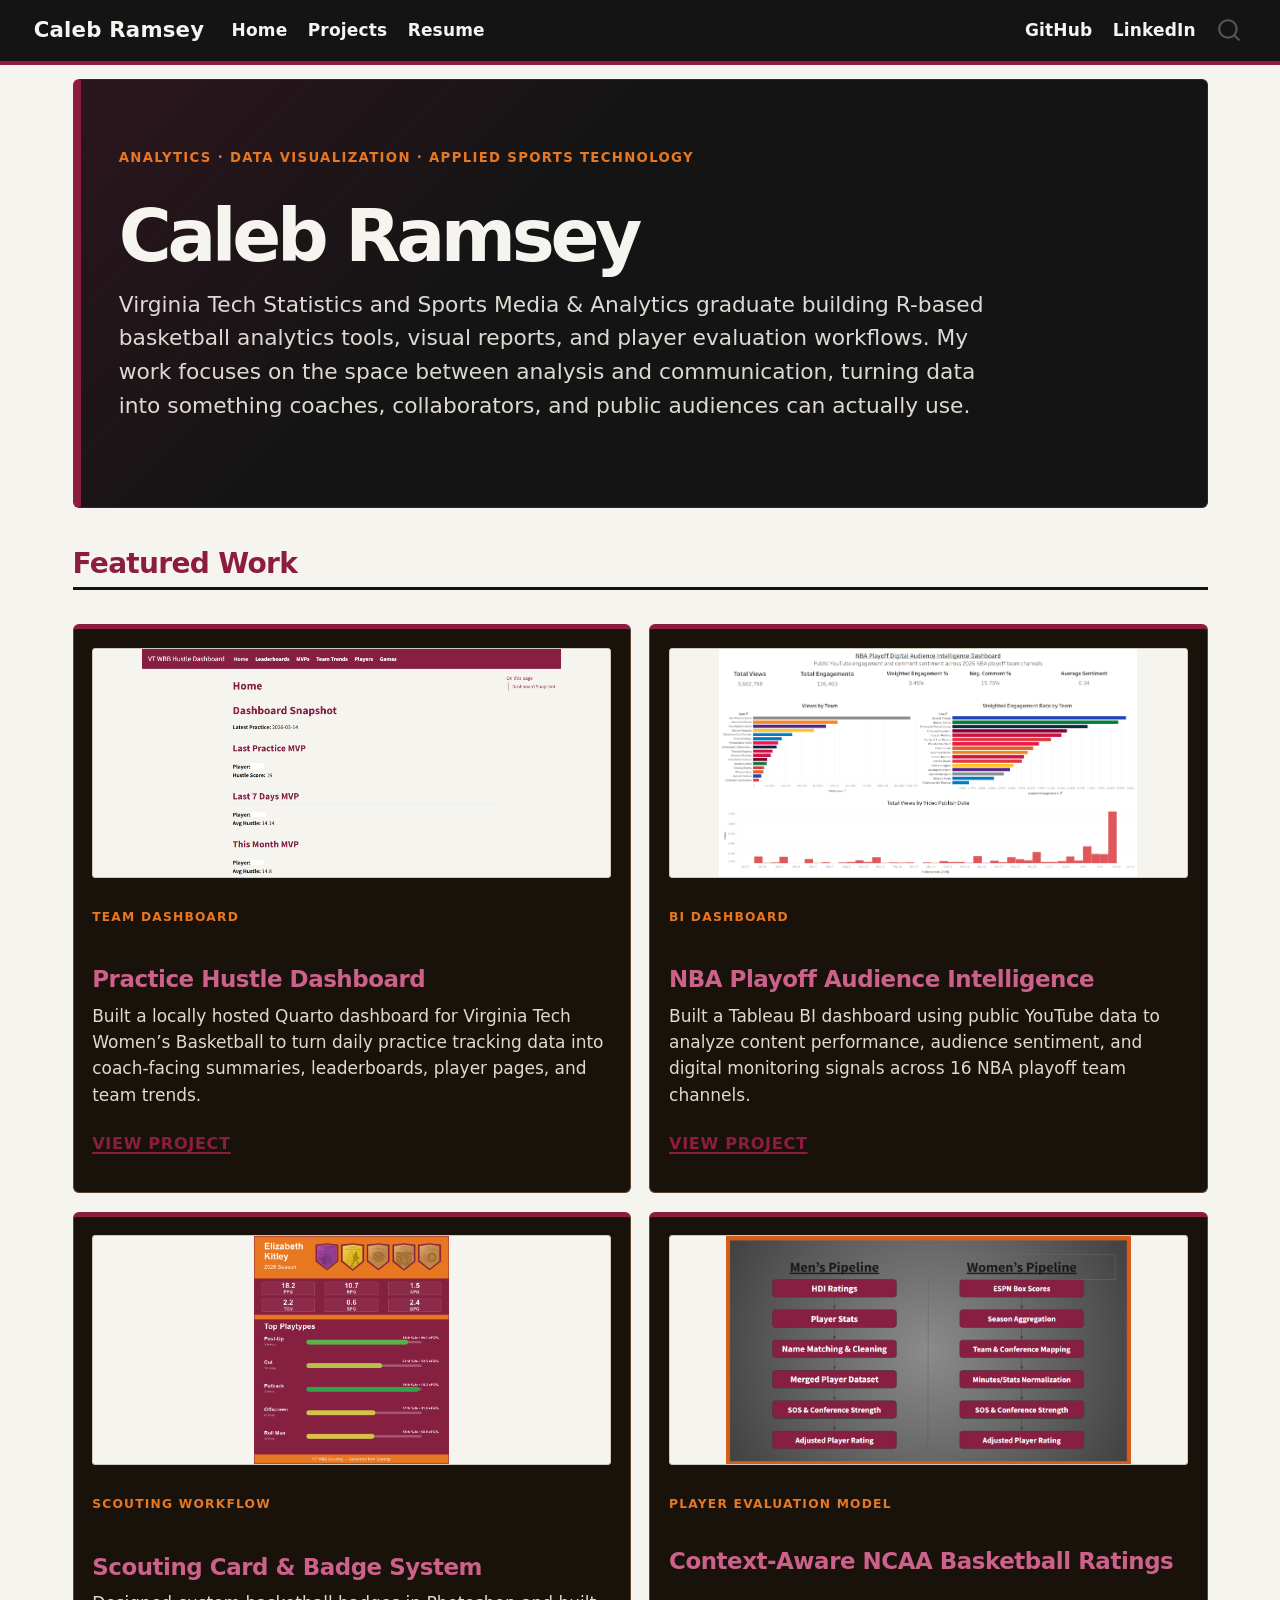
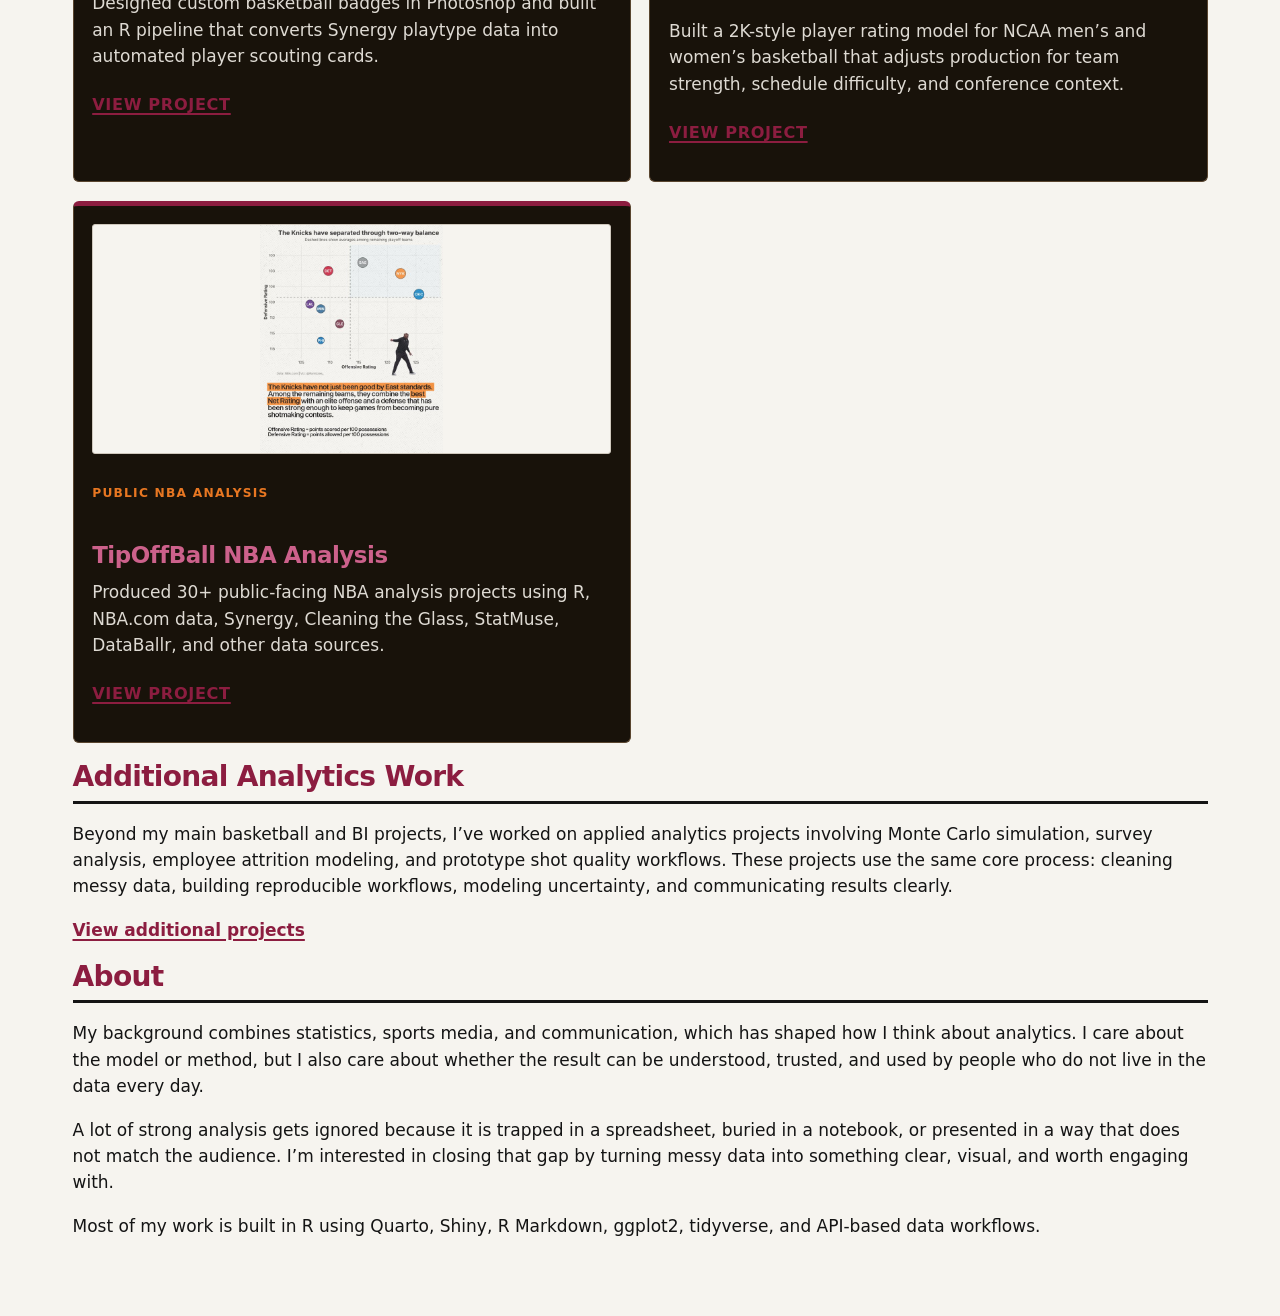
<file: docs/index.html>
<!DOCTYPE html>
<html xmlns="http://www.w3.org/1999/xhtml" lang="en" xml:lang="en"><head>

<meta charset="utf-8">
<meta name="generator" content="quarto-1.8.24">

<meta name="viewport" content="width=device-width, initial-scale=1.0, user-scalable=yes">


<title>Caleb Ramsey</title>
<style>
code{white-space: pre-wrap;}
span.smallcaps{font-variant: small-caps;}
div.columns{display: flex; gap: min(4vw, 1.5em);}
div.column{flex: auto; overflow-x: auto;}
div.hanging-indent{margin-left: 1.5em; text-indent: -1.5em;}
ul.task-list{list-style: none;}
ul.task-list li input[type="checkbox"] {
  width: 0.8em;
  margin: 0 0.8em 0.2em -1em; /* quarto-specific, see https://github.com/quarto-dev/quarto-cli/issues/4556 */ 
  vertical-align: middle;
}
</style>


<script src="site_libs/quarto-nav/quarto-nav.js"></script>
<script src="site_libs/quarto-nav/headroom.min.js"></script>
<script src="site_libs/clipboard/clipboard.min.js"></script>
<script src="site_libs/quarto-search/autocomplete.umd.js"></script>
<script src="site_libs/quarto-search/fuse.min.js"></script>
<script src="site_libs/quarto-search/quarto-search.js"></script>
<meta name="quarto:offset" content="./">
<script src="site_libs/quarto-html/quarto.js" type="module"></script>
<script src="site_libs/quarto-html/tabsets/tabsets.js" type="module"></script>
<script src="site_libs/quarto-html/axe/axe-check.js" type="module"></script>
<script src="site_libs/quarto-html/popper.min.js"></script>
<script src="site_libs/quarto-html/tippy.umd.min.js"></script>
<script src="site_libs/quarto-html/anchor.min.js"></script>
<link href="site_libs/quarto-html/tippy.css" rel="stylesheet">
<link href="site_libs/quarto-html/quarto-syntax-highlighting-dc55a5b9e770e841cd82e46aadbfb9b0.css" rel="stylesheet" id="quarto-text-highlighting-styles">
<script src="site_libs/bootstrap/bootstrap.min.js"></script>
<link href="site_libs/bootstrap/bootstrap-icons.css" rel="stylesheet">
<link href="site_libs/bootstrap/bootstrap-e31584831b205ffbb2d98406f31c2a5b.min.css" rel="stylesheet" append-hash="true" id="quarto-bootstrap" data-mode="light">
<script id="quarto-search-options" type="application/json">{
  "location": "navbar",
  "copy-button": false,
  "collapse-after": 3,
  "panel-placement": "end",
  "type": "overlay",
  "limit": 50,
  "keyboard-shortcut": [
    "f",
    "/",
    "s"
  ],
  "show-item-context": false,
  "language": {
    "search-no-results-text": "No results",
    "search-matching-documents-text": "matching documents",
    "search-copy-link-title": "Copy link to search",
    "search-hide-matches-text": "Hide additional matches",
    "search-more-match-text": "more match in this document",
    "search-more-matches-text": "more matches in this document",
    "search-clear-button-title": "Clear",
    "search-text-placeholder": "",
    "search-detached-cancel-button-title": "Cancel",
    "search-submit-button-title": "Submit",
    "search-label": "Search"
  }
}</script>


<link rel="stylesheet" href="styles.css">
</head>

<body class="nav-fixed quarto-light">

<div id="quarto-search-results"></div>
  <header id="quarto-header" class="headroom fixed-top">
    <nav class="navbar navbar-expand-lg " data-bs-theme="dark">
      <div class="navbar-container container-fluid">
      <div class="navbar-brand-container mx-auto">
    <a href="./index.html" class="navbar-brand navbar-brand-logo">
    </a>
    <a class="navbar-brand" href="./index.html">
    <span class="navbar-title">Caleb Ramsey</span>
    </a>
  </div>
            <div id="quarto-search" class="" title="Search"></div>
          <button class="navbar-toggler" type="button" data-bs-toggle="collapse" data-bs-target="#navbarCollapse" aria-controls="navbarCollapse" role="menu" aria-expanded="false" aria-label="Toggle navigation" onclick="if (window.quartoToggleHeadroom) { window.quartoToggleHeadroom(); }">
  <span class="navbar-toggler-icon"></span>
</button>
          <div class="collapse navbar-collapse" id="navbarCollapse">
            <ul class="navbar-nav navbar-nav-scroll me-auto">
  <li class="nav-item">
    <a class="nav-link active" href="./index.html" aria-current="page"> 
<span class="menu-text">Home</span></a>
  </li>  
  <li class="nav-item">
    <a class="nav-link" href="./projects.html"> 
<span class="menu-text">Projects</span></a>
  </li>  
  <li class="nav-item">
    <a class="nav-link" href="./resume.html"> 
<span class="menu-text">Resume</span></a>
  </li>  
</ul>
            <ul class="navbar-nav navbar-nav-scroll ms-auto">
  <li class="nav-item">
    <a class="nav-link" href="https://github.com/CalebRProjects"> 
<span class="menu-text">GitHub</span></a>
  </li>  
  <li class="nav-item">
    <a class="nav-link" href="https://www.linkedin.com/in/caleb-ramsey-analytics"> 
<span class="menu-text">LinkedIn</span></a>
  </li>  
</ul>
          </div> <!-- /navcollapse -->
            <div class="quarto-navbar-tools">
</div>
      </div> <!-- /container-fluid -->
    </nav>
</header>
<!-- content -->
<div id="quarto-content" class="quarto-container page-columns page-rows-contents page-layout-full page-navbar">
<!-- sidebar -->
<!-- margin-sidebar -->
    
<!-- main -->
<main class="content column-page" id="quarto-document-content">

<header id="title-block-header" class="quarto-title-block default">
<div class="quarto-title">
<h1 class="title">Caleb Ramsey</h1>
</div>



<div class="quarto-title-meta column-page">

    
  
    
  </div>
  


</header>


<div class="hero">
<div class="tagline">
Analytics · data visualization · applied sports technology
</div>
<section id="caleb-ramsey" class="level1">
<h1>Caleb Ramsey</h1>
<div class="subtitle">
<p>Virginia Tech Statistics and Sports Media &amp; Analytics graduate building R-based basketball analytics tools, visual reports, and player evaluation workflows. My work focuses on the space between analysis and communication, turning data into something coaches, collaborators, and public audiences can actually use.</p>
</div>
</section>
</div>
<section id="featured-work" class="level2">
<h2 class="anchored" data-anchor-id="featured-work">Featured Work</h2>
<div class="project-grid">
<div class="project-card">
<p><img src="assets/images/practice-dashboard-example.png" class="img-fluid"></p>
<div class="project-label">
Team dashboard
</div>
<section id="practice-hustle-dashboard" class="level3">
<h3 class="anchored" data-anchor-id="practice-hustle-dashboard">Practice Hustle Dashboard</h3>
<p>Built a locally hosted Quarto dashboard for Virginia Tech Women’s Basketball to turn daily practice tracking data into coach-facing summaries, leaderboards, player pages, and team trends.</p>
<p><a href="./projects.html#practice-hustle-dashboard">View project</a></p>
</section>
</div>
<div class="project-card">
<p><img src="assets/images/nba-playoff-dashboard-example.png" class="img-fluid"></p>
<div class="project-label">
BI dashboard
</div>
<section id="nba-playoff-audience-intelligence" class="level3">
<h3 class="anchored" data-anchor-id="nba-playoff-audience-intelligence">NBA Playoff Audience Intelligence</h3>
<p>Built a Tableau BI dashboard using public YouTube data to analyze content performance, audience sentiment, and digital monitoring signals across 16 NBA playoff team channels.</p>
<p><a href="./projects.html#nba-playoff-digital-audience-intelligence-dashboard">View project</a></p>
</section>
</div>
<div class="project-card">
<p><img src="assets/images/liz-kitley-scout-card-example.png" class="img-fluid"></p>
<div class="project-label">
Scouting workflow
</div>
<section id="scouting-card-badge-system" class="level3">
<h3 class="anchored" data-anchor-id="scouting-card-badge-system">Scouting Card &amp; Badge System</h3>
<p>Designed custom basketball badges in Photoshop and built an R pipeline that converts Synergy playtype data into automated player scouting cards.</p>
<p><a href="./projects.html#scouting-card--badge-system">View project</a></p>
</section>
</div>
<div class="project-card">
<p><img src="assets/images/pipeline-diagram.png" class="img-fluid"></p>
<div class="project-label">
Player evaluation model
</div>
<section id="context-aware-ncaa-basketball-ratings" class="level3">
<h3 class="anchored" data-anchor-id="context-aware-ncaa-basketball-ratings">Context-Aware NCAA Basketball Ratings</h3>
<p>Built a 2K-style player rating model for NCAA men’s and women’s basketball that adjusts production for team strength, schedule difficulty, and conference context.</p>
<p><a href="./projects.html#context-aware-ncaa-basketball-player-ratings">View project</a></p>
</section>
</div>
<div class="project-card">
<p><img src="assets/images/tipoff-knicks-chart-example.jpg" class="img-fluid"></p>
<div class="project-label">
Public NBA analysis
</div>
<section id="tipoffball-nba-analysis" class="level3">
<h3 class="anchored" data-anchor-id="tipoffball-nba-analysis">TipOffBall NBA Analysis</h3>
<p>Produced 30+ public-facing NBA analysis projects using R, NBA.com data, Synergy, Cleaning the Glass, StatMuse, DataBallr, and other data sources.</p>
<p><a href="./projects.html#tipoffball-nba-analysis">View project</a></p>
</section>
</div>
</div>
</section>
<section id="additional-analytics-work" class="level2">
<h2 class="anchored" data-anchor-id="additional-analytics-work">Additional Analytics Work</h2>
<p>Beyond my main basketball and BI projects, I’ve worked on applied analytics projects involving Monte Carlo simulation, survey analysis, employee attrition modeling, and prototype shot quality workflows. These projects use the same core process: cleaning messy data, building reproducible workflows, modeling uncertainty, and communicating results clearly.</p>
<p><a href="./projects.html#additional-analytics-projects">View additional projects</a></p>
</section>
<section id="about" class="level2">
<h2 class="anchored" data-anchor-id="about">About</h2>
<p>My background combines statistics, sports media, and communication, which has shaped how I think about analytics. I care about the model or method, but I also care about whether the result can be understood, trusted, and used by people who do not live in the data every day.</p>
<p>A lot of strong analysis gets ignored because it is trapped in a spreadsheet, buried in a notebook, or presented in a way that does not match the audience. I’m interested in closing that gap by turning messy data into something clear, visual, and worth engaging with.</p>
<p>Most of my work is built in R using Quarto, Shiny, R Markdown, ggplot2, tidyverse, and API-based data workflows.</p>


</section>

</main> <!-- /main -->
<script id="quarto-html-after-body" type="application/javascript">
  window.document.addEventListener("DOMContentLoaded", function (event) {
    const icon = "";
    const anchorJS = new window.AnchorJS();
    anchorJS.options = {
      placement: 'right',
      icon: icon
    };
    anchorJS.add('.anchored');
    const isCodeAnnotation = (el) => {
      for (const clz of el.classList) {
        if (clz.startsWith('code-annotation-')) {                     
          return true;
        }
      }
      return false;
    }
    const onCopySuccess = function(e) {
      // button target
      const button = e.trigger;
      // don't keep focus
      button.blur();
      // flash "checked"
      button.classList.add('code-copy-button-checked');
      var currentTitle = button.getAttribute("title");
      button.setAttribute("title", "Copied!");
      let tooltip;
      if (window.bootstrap) {
        button.setAttribute("data-bs-toggle", "tooltip");
        button.setAttribute("data-bs-placement", "left");
        button.setAttribute("data-bs-title", "Copied!");
        tooltip = new bootstrap.Tooltip(button, 
          { trigger: "manual", 
            customClass: "code-copy-button-tooltip",
            offset: [0, -8]});
        tooltip.show();    
      }
      setTimeout(function() {
        if (tooltip) {
          tooltip.hide();
          button.removeAttribute("data-bs-title");
          button.removeAttribute("data-bs-toggle");
          button.removeAttribute("data-bs-placement");
        }
        button.setAttribute("title", currentTitle);
        button.classList.remove('code-copy-button-checked');
      }, 1000);
      // clear code selection
      e.clearSelection();
    }
    const getTextToCopy = function(trigger) {
      const outerScaffold = trigger.parentElement.cloneNode(true);
      const codeEl = outerScaffold.querySelector('code');
      for (const childEl of codeEl.children) {
        if (isCodeAnnotation(childEl)) {
          childEl.remove();
        }
      }
      return codeEl.innerText;
    }
    const clipboard = new window.ClipboardJS('.code-copy-button:not([data-in-quarto-modal])', {
      text: getTextToCopy
    });
    clipboard.on('success', onCopySuccess);
    if (window.document.getElementById('quarto-embedded-source-code-modal')) {
      const clipboardModal = new window.ClipboardJS('.code-copy-button[data-in-quarto-modal]', {
        text: getTextToCopy,
        container: window.document.getElementById('quarto-embedded-source-code-modal')
      });
      clipboardModal.on('success', onCopySuccess);
    }
      var localhostRegex = new RegExp(/^(?:http|https):\/\/localhost\:?[0-9]*\//);
      var mailtoRegex = new RegExp(/^mailto:/);
        var filterRegex = new RegExp('/' + window.location.host + '/');
      var isInternal = (href) => {
          return filterRegex.test(href) || localhostRegex.test(href) || mailtoRegex.test(href);
      }
      // Inspect non-navigation links and adorn them if external
     var links = window.document.querySelectorAll('a[href]:not(.nav-link):not(.navbar-brand):not(.toc-action):not(.sidebar-link):not(.sidebar-item-toggle):not(.pagination-link):not(.no-external):not([aria-hidden]):not(.dropdown-item):not(.quarto-navigation-tool):not(.about-link)');
      for (var i=0; i<links.length; i++) {
        const link = links[i];
        if (!isInternal(link.href)) {
          // undo the damage that might have been done by quarto-nav.js in the case of
          // links that we want to consider external
          if (link.dataset.originalHref !== undefined) {
            link.href = link.dataset.originalHref;
          }
        }
      }
    function tippyHover(el, contentFn, onTriggerFn, onUntriggerFn) {
      const config = {
        allowHTML: true,
        maxWidth: 500,
        delay: 100,
        arrow: false,
        appendTo: function(el) {
            return el.parentElement;
        },
        interactive: true,
        interactiveBorder: 10,
        theme: 'quarto',
        placement: 'bottom-start',
      };
      if (contentFn) {
        config.content = contentFn;
      }
      if (onTriggerFn) {
        config.onTrigger = onTriggerFn;
      }
      if (onUntriggerFn) {
        config.onUntrigger = onUntriggerFn;
      }
      window.tippy(el, config); 
    }
    const noterefs = window.document.querySelectorAll('a[role="doc-noteref"]');
    for (var i=0; i<noterefs.length; i++) {
      const ref = noterefs[i];
      tippyHover(ref, function() {
        // use id or data attribute instead here
        let href = ref.getAttribute('data-footnote-href') || ref.getAttribute('href');
        try { href = new URL(href).hash; } catch {}
        const id = href.replace(/^#\/?/, "");
        const note = window.document.getElementById(id);
        if (note) {
          return note.innerHTML;
        } else {
          return "";
        }
      });
    }
    const xrefs = window.document.querySelectorAll('a.quarto-xref');
    const processXRef = (id, note) => {
      // Strip column container classes
      const stripColumnClz = (el) => {
        el.classList.remove("page-full", "page-columns");
        if (el.children) {
          for (const child of el.children) {
            stripColumnClz(child);
          }
        }
      }
      stripColumnClz(note)
      if (id === null || id.startsWith('sec-')) {
        // Special case sections, only their first couple elements
        const container = document.createElement("div");
        if (note.children && note.children.length > 2) {
          container.appendChild(note.children[0].cloneNode(true));
          for (let i = 1; i < note.children.length; i++) {
            const child = note.children[i];
            if (child.tagName === "P" && child.innerText === "") {
              continue;
            } else {
              container.appendChild(child.cloneNode(true));
              break;
            }
          }
          if (window.Quarto?.typesetMath) {
            window.Quarto.typesetMath(container);
          }
          return container.innerHTML
        } else {
          if (window.Quarto?.typesetMath) {
            window.Quarto.typesetMath(note);
          }
          return note.innerHTML;
        }
      } else {
        // Remove any anchor links if they are present
        const anchorLink = note.querySelector('a.anchorjs-link');
        if (anchorLink) {
          anchorLink.remove();
        }
        if (window.Quarto?.typesetMath) {
          window.Quarto.typesetMath(note);
        }
        if (note.classList.contains("callout")) {
          return note.outerHTML;
        } else {
          return note.innerHTML;
        }
      }
    }
    for (var i=0; i<xrefs.length; i++) {
      const xref = xrefs[i];
      tippyHover(xref, undefined, function(instance) {
        instance.disable();
        let url = xref.getAttribute('href');
        let hash = undefined; 
        if (url.startsWith('#')) {
          hash = url;
        } else {
          try { hash = new URL(url).hash; } catch {}
        }
        if (hash) {
          const id = hash.replace(/^#\/?/, "");
          const note = window.document.getElementById(id);
          if (note !== null) {
            try {
              const html = processXRef(id, note.cloneNode(true));
              instance.setContent(html);
            } finally {
              instance.enable();
              instance.show();
            }
          } else {
            // See if we can fetch this
            fetch(url.split('#')[0])
            .then(res => res.text())
            .then(html => {
              const parser = new DOMParser();
              const htmlDoc = parser.parseFromString(html, "text/html");
              const note = htmlDoc.getElementById(id);
              if (note !== null) {
                const html = processXRef(id, note);
                instance.setContent(html);
              } 
            }).finally(() => {
              instance.enable();
              instance.show();
            });
          }
        } else {
          // See if we can fetch a full url (with no hash to target)
          // This is a special case and we should probably do some content thinning / targeting
          fetch(url)
          .then(res => res.text())
          .then(html => {
            const parser = new DOMParser();
            const htmlDoc = parser.parseFromString(html, "text/html");
            const note = htmlDoc.querySelector('main.content');
            if (note !== null) {
              // This should only happen for chapter cross references
              // (since there is no id in the URL)
              // remove the first header
              if (note.children.length > 0 && note.children[0].tagName === "HEADER") {
                note.children[0].remove();
              }
              const html = processXRef(null, note);
              instance.setContent(html);
            } 
          }).finally(() => {
            instance.enable();
            instance.show();
          });
        }
      }, function(instance) {
      });
    }
        let selectedAnnoteEl;
        const selectorForAnnotation = ( cell, annotation) => {
          let cellAttr = 'data-code-cell="' + cell + '"';
          let lineAttr = 'data-code-annotation="' +  annotation + '"';
          const selector = 'span[' + cellAttr + '][' + lineAttr + ']';
          return selector;
        }
        const selectCodeLines = (annoteEl) => {
          const doc = window.document;
          const targetCell = annoteEl.getAttribute("data-target-cell");
          const targetAnnotation = annoteEl.getAttribute("data-target-annotation");
          const annoteSpan = window.document.querySelector(selectorForAnnotation(targetCell, targetAnnotation));
          const lines = annoteSpan.getAttribute("data-code-lines").split(",");
          const lineIds = lines.map((line) => {
            return targetCell + "-" + line;
          })
          let top = null;
          let height = null;
          let parent = null;
          if (lineIds.length > 0) {
              //compute the position of the single el (top and bottom and make a div)
              const el = window.document.getElementById(lineIds[0]);
              top = el.offsetTop;
              height = el.offsetHeight;
              parent = el.parentElement.parentElement;
            if (lineIds.length > 1) {
              const lastEl = window.document.getElementById(lineIds[lineIds.length - 1]);
              const bottom = lastEl.offsetTop + lastEl.offsetHeight;
              height = bottom - top;
            }
            if (top !== null && height !== null && parent !== null) {
              // cook up a div (if necessary) and position it 
              let div = window.document.getElementById("code-annotation-line-highlight");
              if (div === null) {
                div = window.document.createElement("div");
                div.setAttribute("id", "code-annotation-line-highlight");
                div.style.position = 'absolute';
                parent.appendChild(div);
              }
              div.style.top = top - 2 + "px";
              div.style.height = height + 4 + "px";
              div.style.left = 0;
              let gutterDiv = window.document.getElementById("code-annotation-line-highlight-gutter");
              if (gutterDiv === null) {
                gutterDiv = window.document.createElement("div");
                gutterDiv.setAttribute("id", "code-annotation-line-highlight-gutter");
                gutterDiv.style.position = 'absolute';
                const codeCell = window.document.getElementById(targetCell);
                const gutter = codeCell.querySelector('.code-annotation-gutter');
                gutter.appendChild(gutterDiv);
              }
              gutterDiv.style.top = top - 2 + "px";
              gutterDiv.style.height = height + 4 + "px";
            }
            selectedAnnoteEl = annoteEl;
          }
        };
        const unselectCodeLines = () => {
          const elementsIds = ["code-annotation-line-highlight", "code-annotation-line-highlight-gutter"];
          elementsIds.forEach((elId) => {
            const div = window.document.getElementById(elId);
            if (div) {
              div.remove();
            }
          });
          selectedAnnoteEl = undefined;
        };
          // Handle positioning of the toggle
      window.addEventListener(
        "resize",
        throttle(() => {
          elRect = undefined;
          if (selectedAnnoteEl) {
            selectCodeLines(selectedAnnoteEl);
          }
        }, 10)
      );
      function throttle(fn, ms) {
      let throttle = false;
      let timer;
        return (...args) => {
          if(!throttle) { // first call gets through
              fn.apply(this, args);
              throttle = true;
          } else { // all the others get throttled
              if(timer) clearTimeout(timer); // cancel #2
              timer = setTimeout(() => {
                fn.apply(this, args);
                timer = throttle = false;
              }, ms);
          }
        };
      }
        // Attach click handler to the DT
        const annoteDls = window.document.querySelectorAll('dt[data-target-cell]');
        for (const annoteDlNode of annoteDls) {
          annoteDlNode.addEventListener('click', (event) => {
            const clickedEl = event.target;
            if (clickedEl !== selectedAnnoteEl) {
              unselectCodeLines();
              const activeEl = window.document.querySelector('dt[data-target-cell].code-annotation-active');
              if (activeEl) {
                activeEl.classList.remove('code-annotation-active');
              }
              selectCodeLines(clickedEl);
              clickedEl.classList.add('code-annotation-active');
            } else {
              // Unselect the line
              unselectCodeLines();
              clickedEl.classList.remove('code-annotation-active');
            }
          });
        }
    const findCites = (el) => {
      const parentEl = el.parentElement;
      if (parentEl) {
        const cites = parentEl.dataset.cites;
        if (cites) {
          return {
            el,
            cites: cites.split(' ')
          };
        } else {
          return findCites(el.parentElement)
        }
      } else {
        return undefined;
      }
    };
    var bibliorefs = window.document.querySelectorAll('a[role="doc-biblioref"]');
    for (var i=0; i<bibliorefs.length; i++) {
      const ref = bibliorefs[i];
      const citeInfo = findCites(ref);
      if (citeInfo) {
        tippyHover(citeInfo.el, function() {
          var popup = window.document.createElement('div');
          citeInfo.cites.forEach(function(cite) {
            var citeDiv = window.document.createElement('div');
            citeDiv.classList.add('hanging-indent');
            citeDiv.classList.add('csl-entry');
            var biblioDiv = window.document.getElementById('ref-' + cite);
            if (biblioDiv) {
              citeDiv.innerHTML = biblioDiv.innerHTML;
            }
            popup.appendChild(citeDiv);
          });
          return popup.innerHTML;
        });
      }
    }
  });
  </script>
</div> <!-- /content -->




</body></html>
</file>
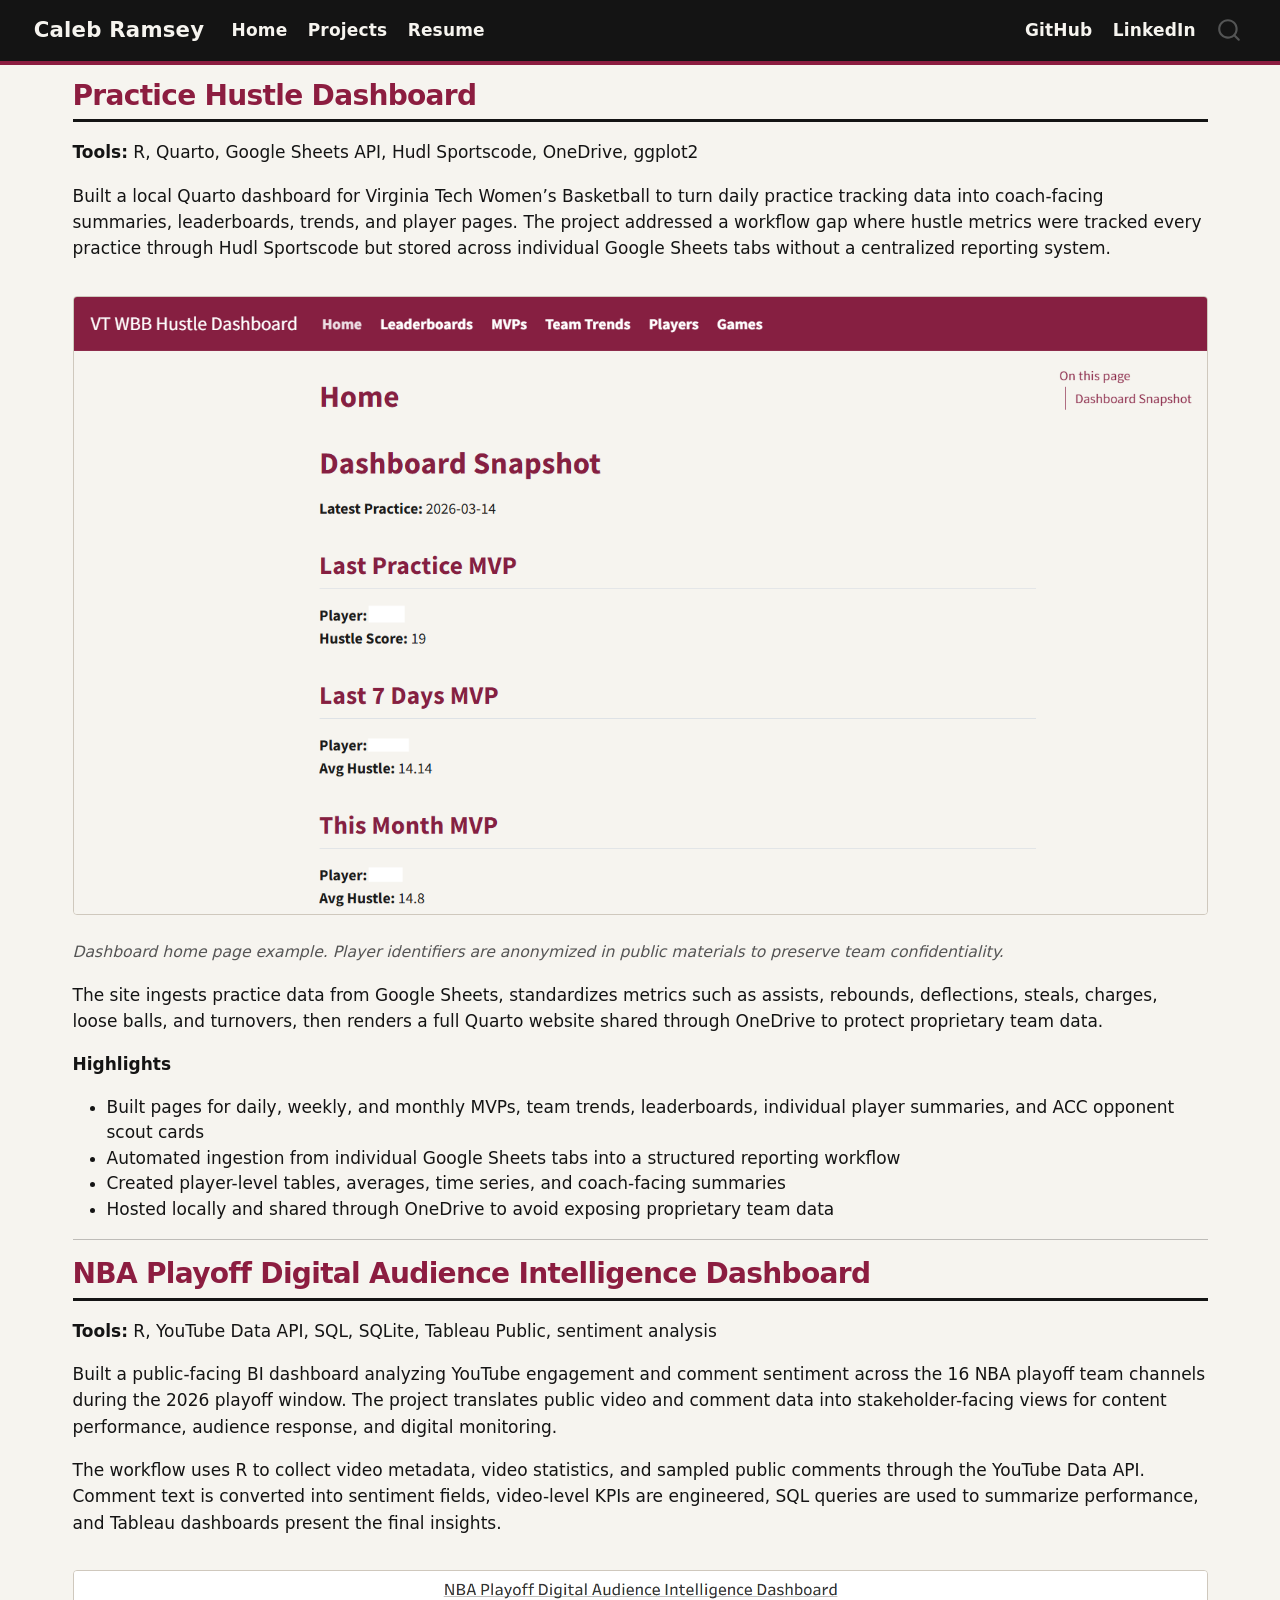
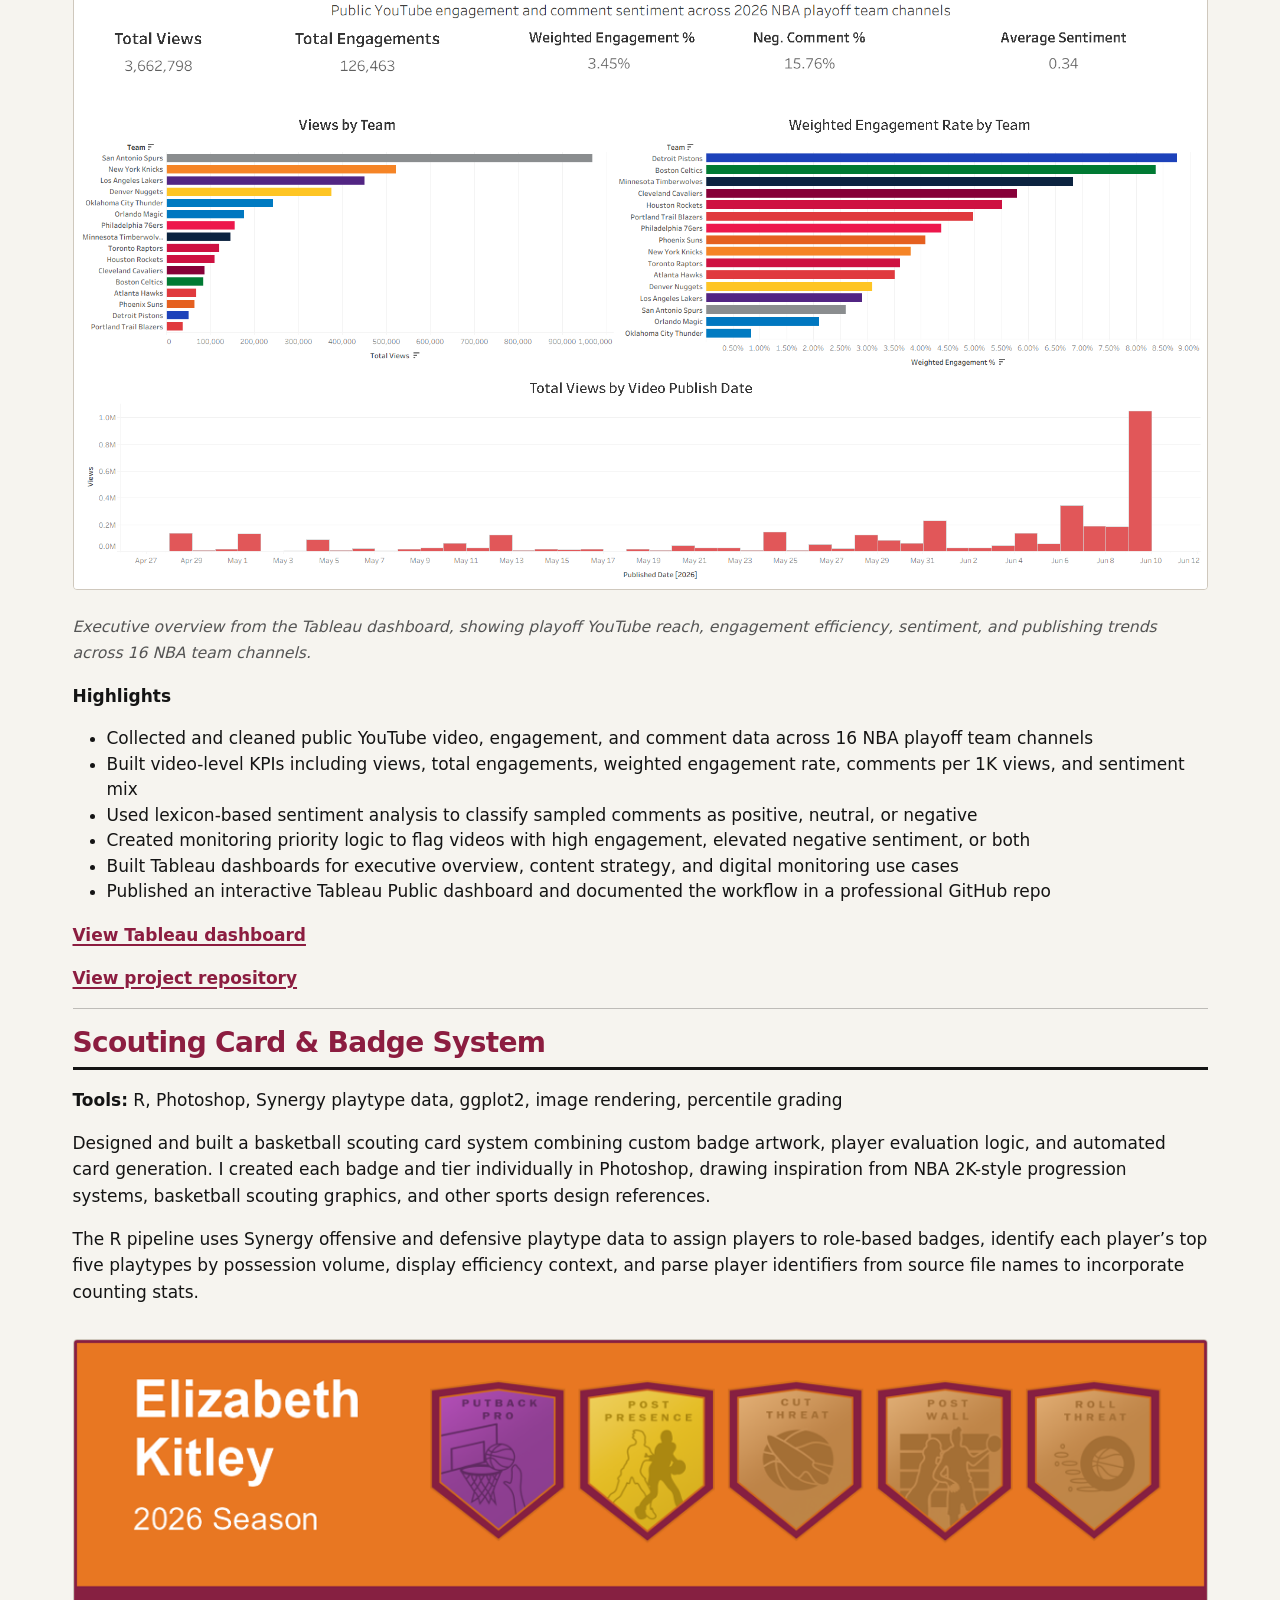
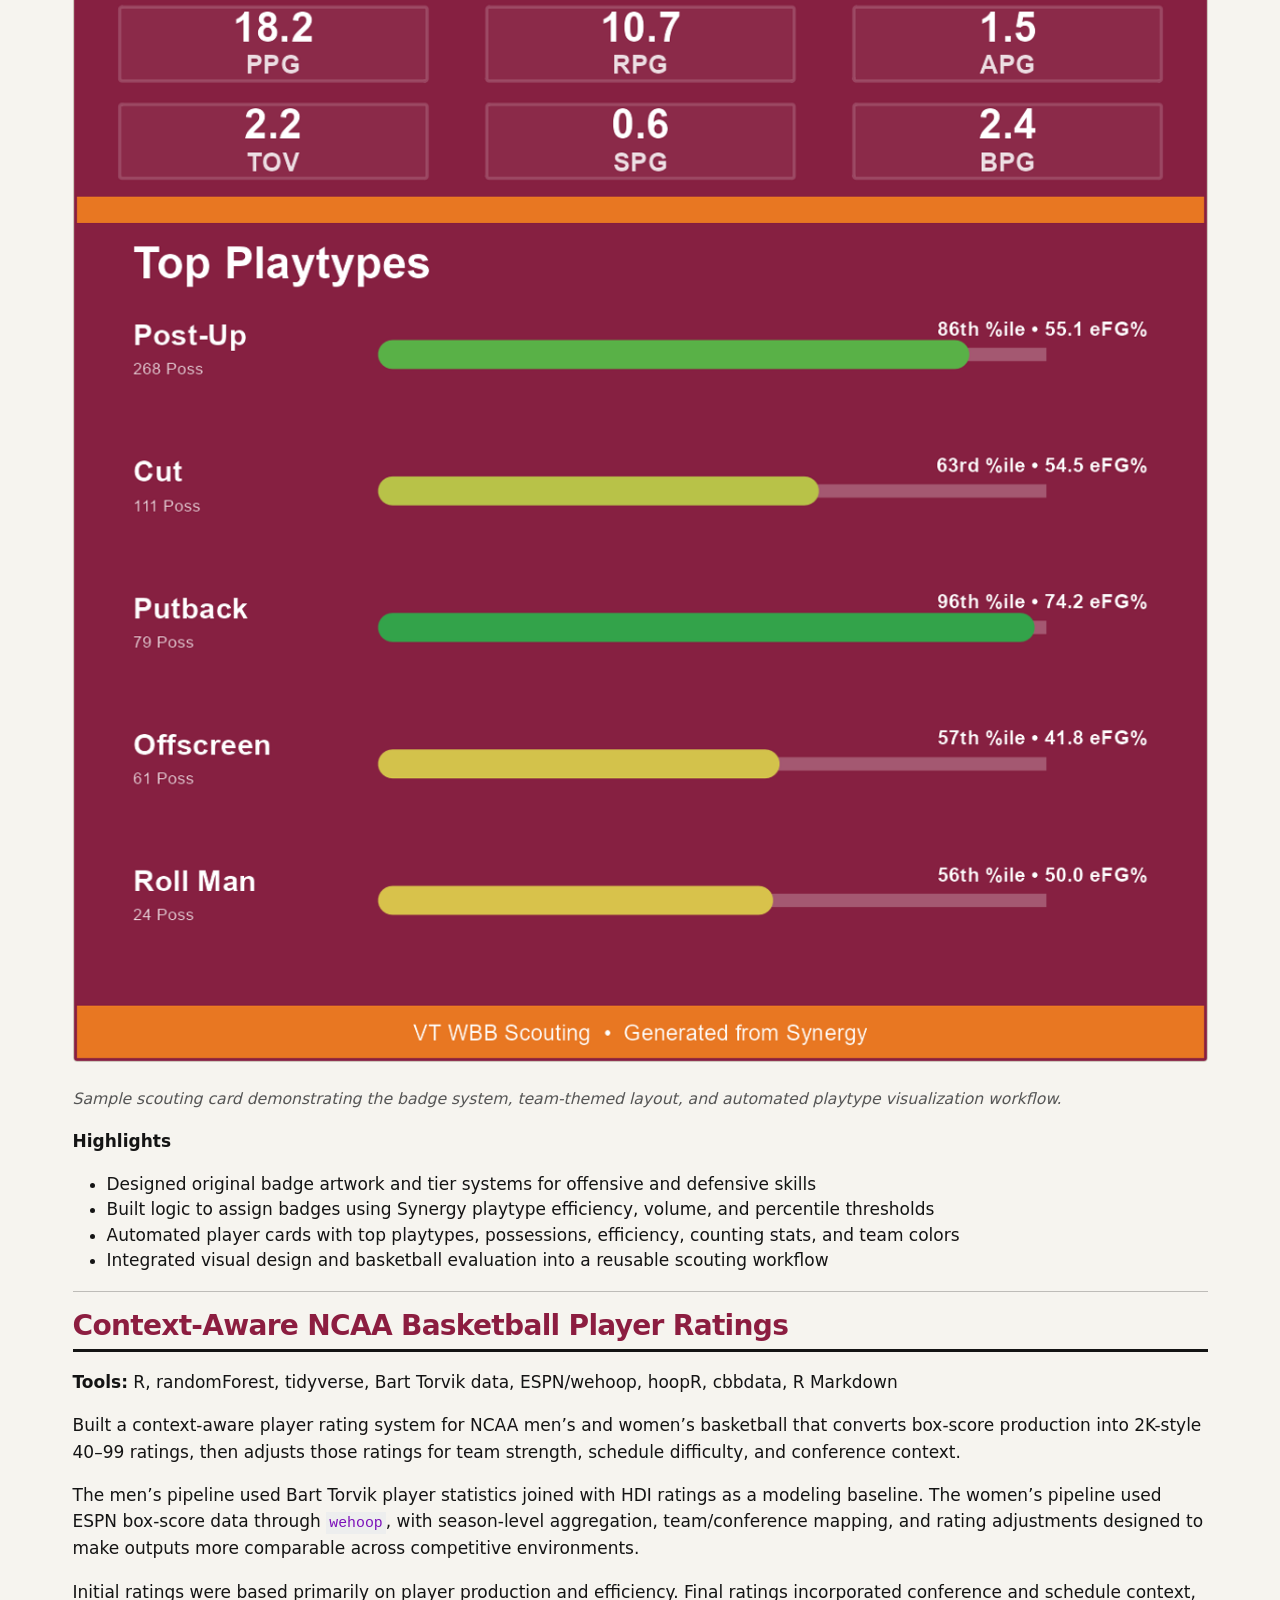
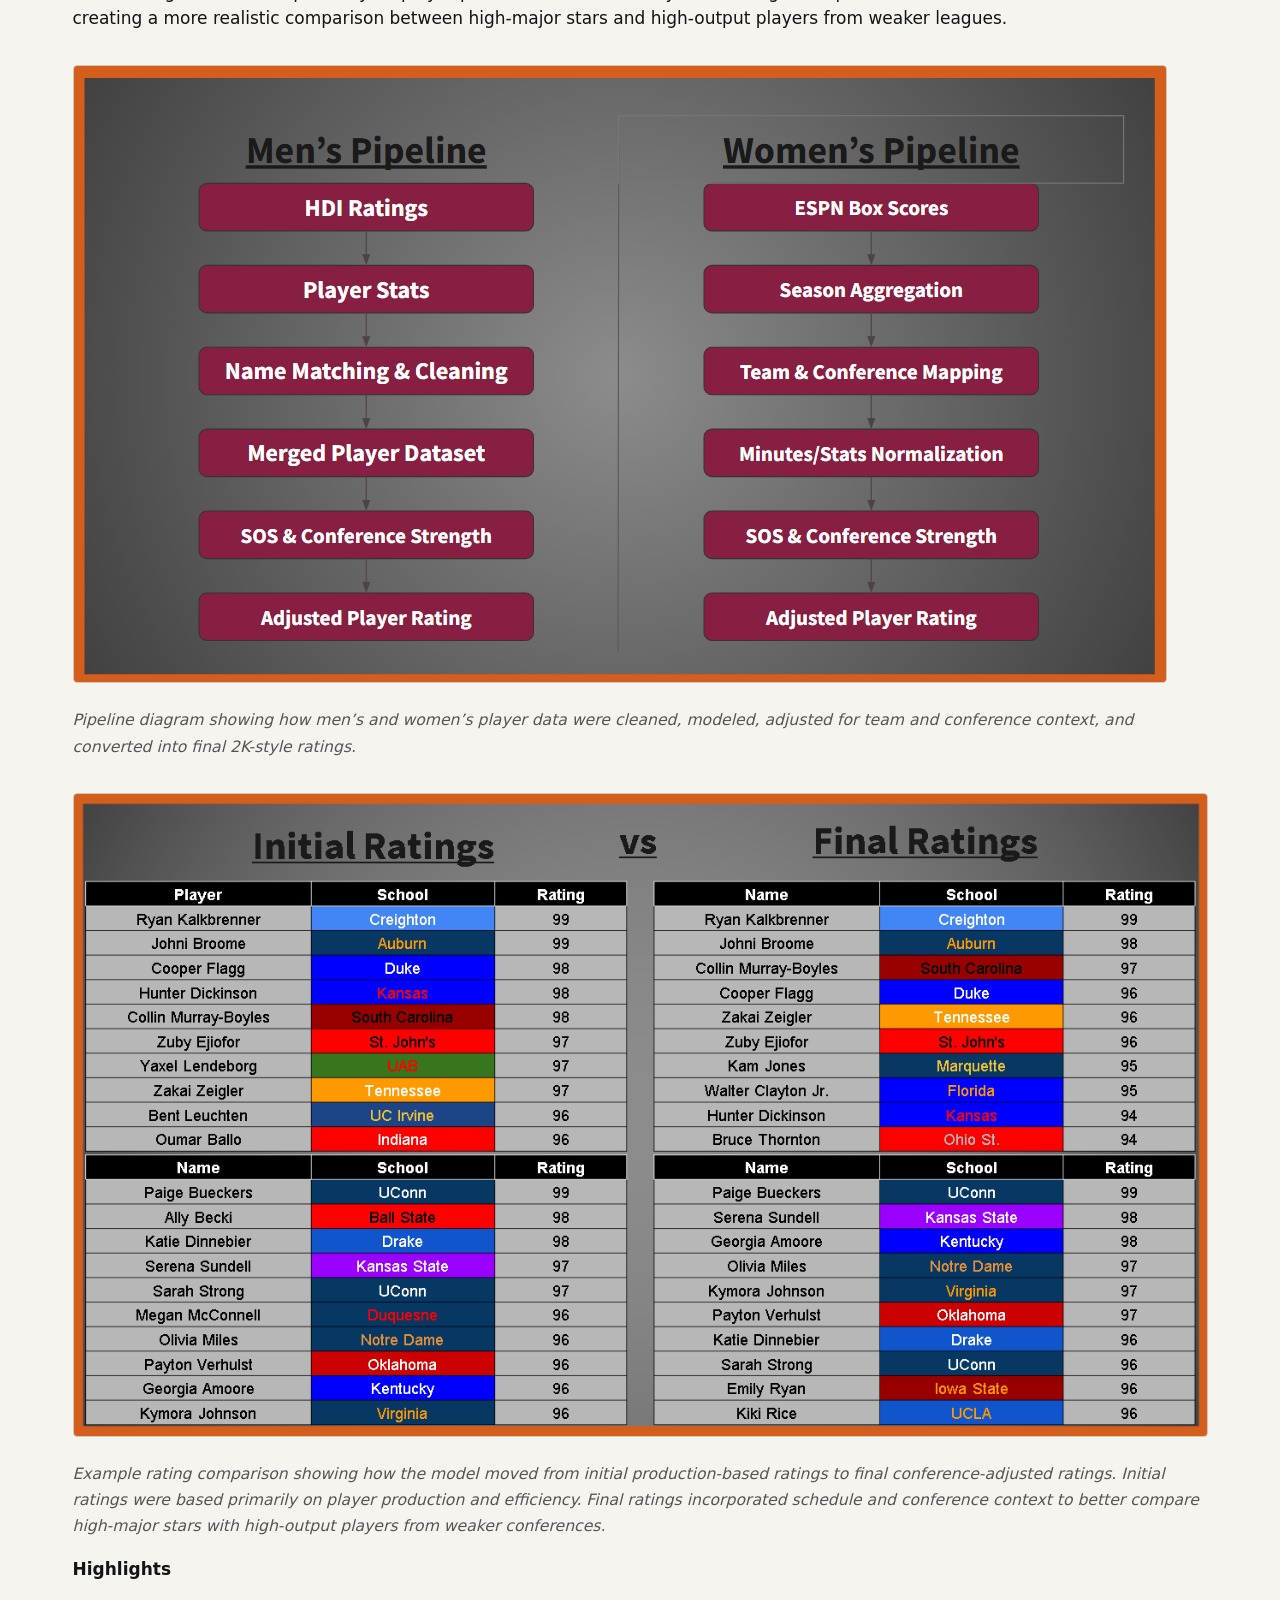
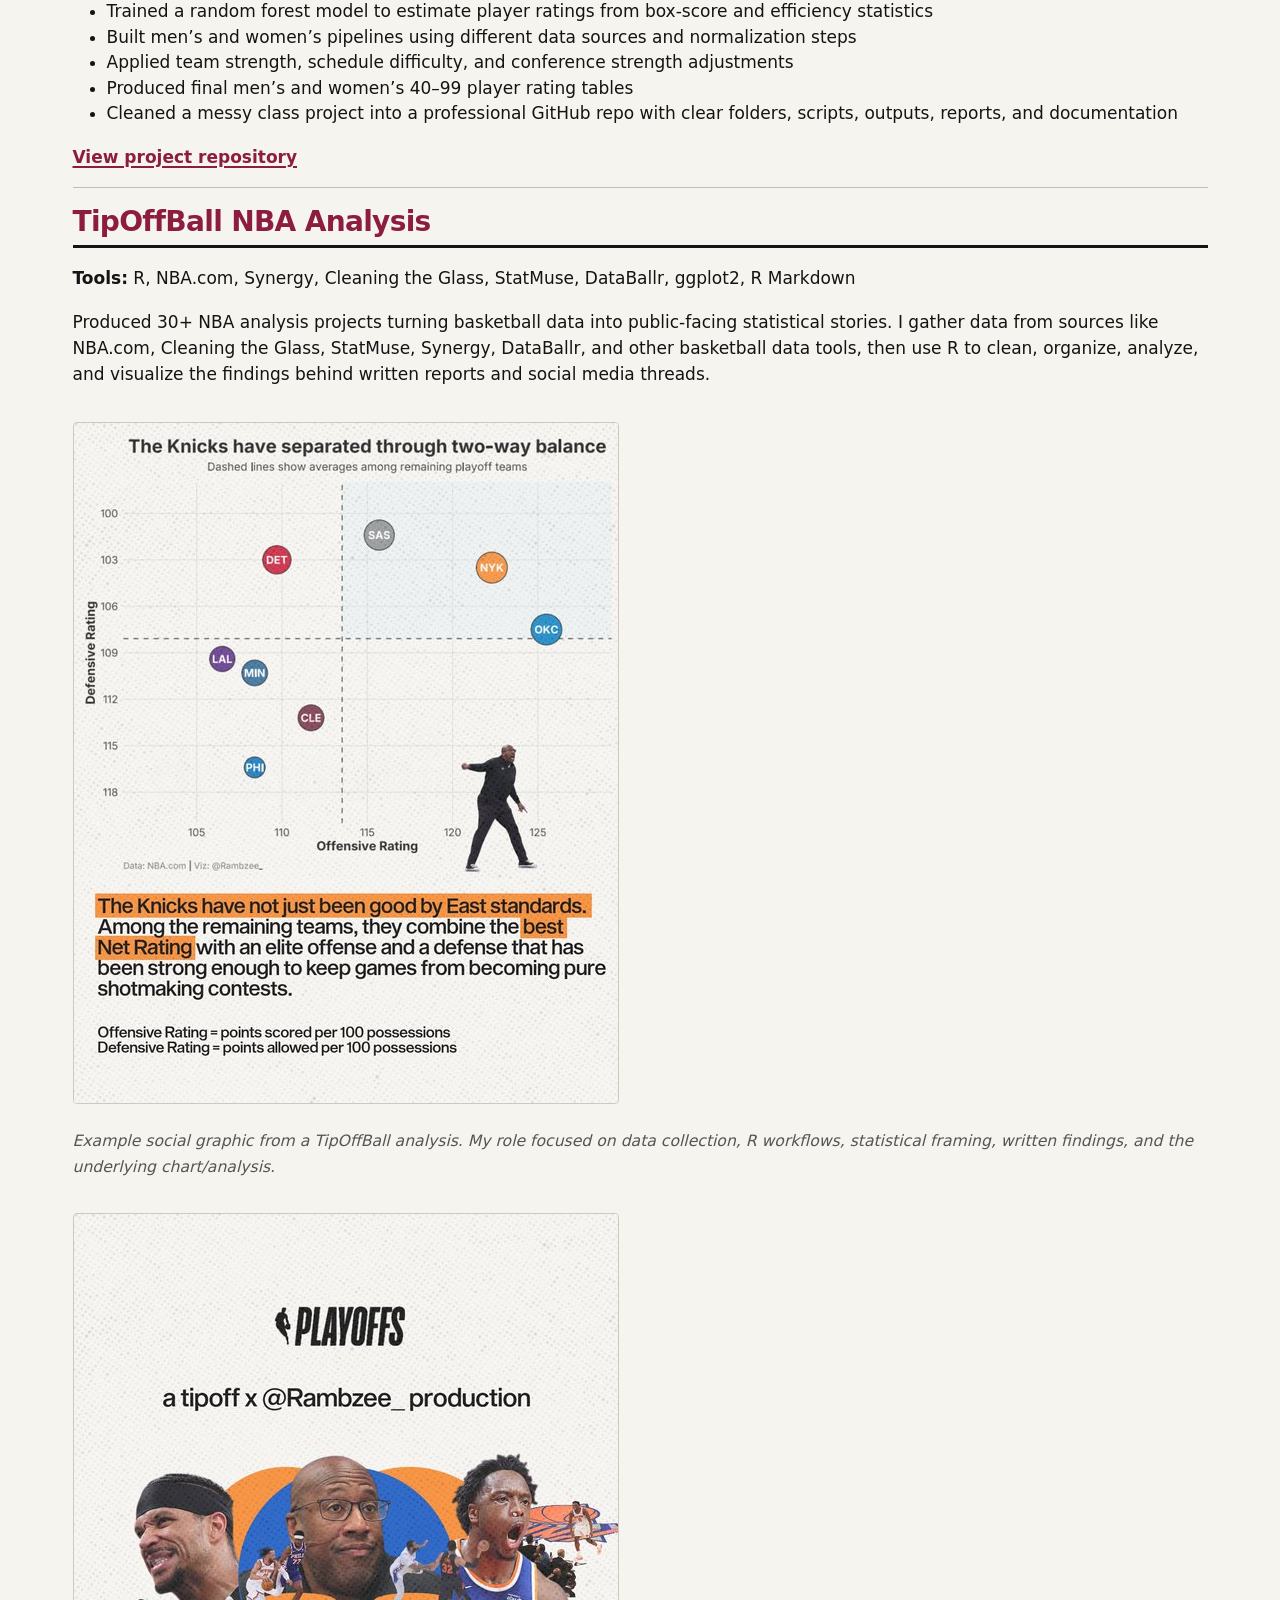
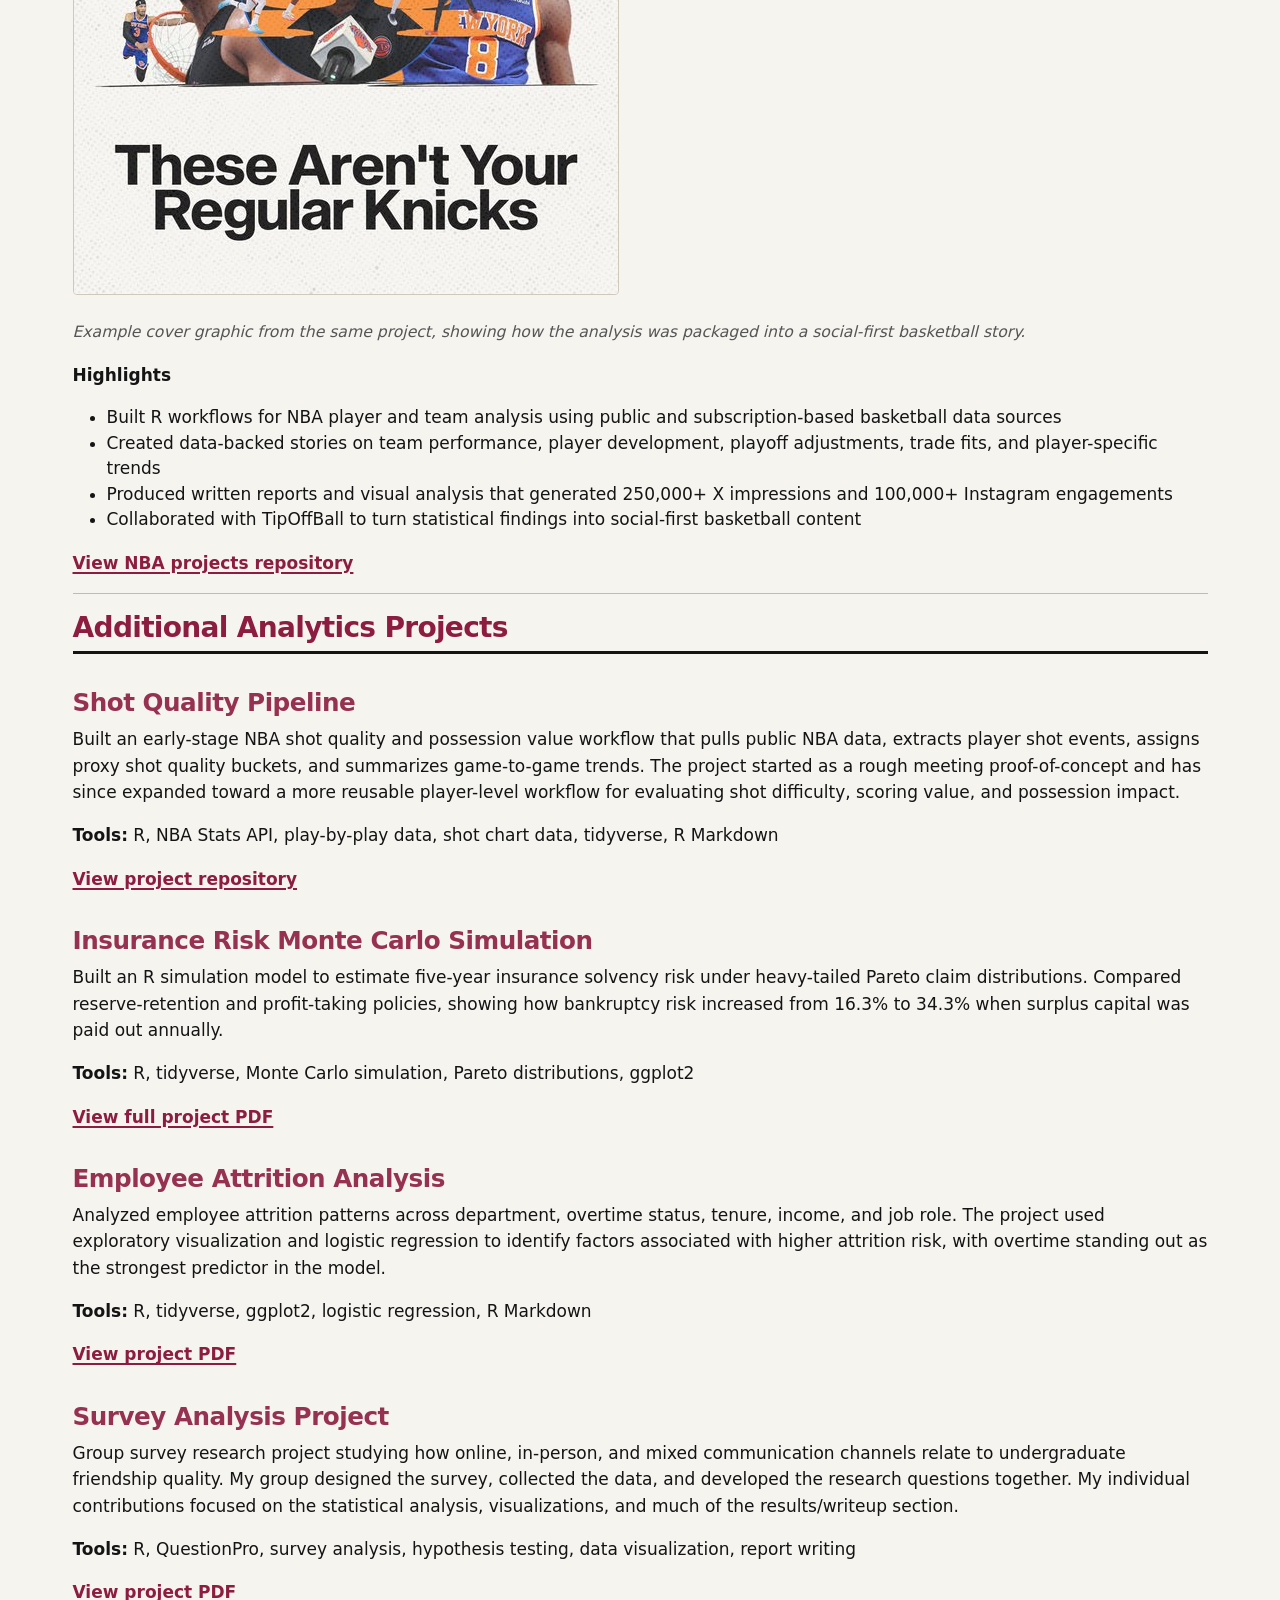
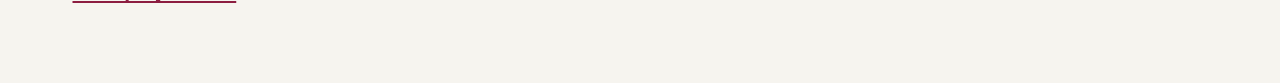
<file: docs/projects.html>
<!DOCTYPE html>
<html xmlns="http://www.w3.org/1999/xhtml" lang="en" xml:lang="en"><head>

<meta charset="utf-8">
<meta name="generator" content="quarto-1.8.24">

<meta name="viewport" content="width=device-width, initial-scale=1.0, user-scalable=yes">


<title>Projects – Caleb Ramsey</title>
<style>
code{white-space: pre-wrap;}
span.smallcaps{font-variant: small-caps;}
div.columns{display: flex; gap: min(4vw, 1.5em);}
div.column{flex: auto; overflow-x: auto;}
div.hanging-indent{margin-left: 1.5em; text-indent: -1.5em;}
ul.task-list{list-style: none;}
ul.task-list li input[type="checkbox"] {
  width: 0.8em;
  margin: 0 0.8em 0.2em -1em; /* quarto-specific, see https://github.com/quarto-dev/quarto-cli/issues/4556 */ 
  vertical-align: middle;
}
</style>


<script src="site_libs/quarto-nav/quarto-nav.js"></script>
<script src="site_libs/quarto-nav/headroom.min.js"></script>
<script src="site_libs/clipboard/clipboard.min.js"></script>
<script src="site_libs/quarto-search/autocomplete.umd.js"></script>
<script src="site_libs/quarto-search/fuse.min.js"></script>
<script src="site_libs/quarto-search/quarto-search.js"></script>
<meta name="quarto:offset" content="./">
<script src="site_libs/quarto-html/quarto.js" type="module"></script>
<script src="site_libs/quarto-html/tabsets/tabsets.js" type="module"></script>
<script src="site_libs/quarto-html/axe/axe-check.js" type="module"></script>
<script src="site_libs/quarto-html/popper.min.js"></script>
<script src="site_libs/quarto-html/tippy.umd.min.js"></script>
<script src="site_libs/quarto-html/anchor.min.js"></script>
<link href="site_libs/quarto-html/tippy.css" rel="stylesheet">
<link href="site_libs/quarto-html/quarto-syntax-highlighting-dc55a5b9e770e841cd82e46aadbfb9b0.css" rel="stylesheet" id="quarto-text-highlighting-styles">
<script src="site_libs/bootstrap/bootstrap.min.js"></script>
<link href="site_libs/bootstrap/bootstrap-icons.css" rel="stylesheet">
<link href="site_libs/bootstrap/bootstrap-e31584831b205ffbb2d98406f31c2a5b.min.css" rel="stylesheet" append-hash="true" id="quarto-bootstrap" data-mode="light">
<script id="quarto-search-options" type="application/json">{
  "location": "navbar",
  "copy-button": false,
  "collapse-after": 3,
  "panel-placement": "end",
  "type": "overlay",
  "limit": 50,
  "keyboard-shortcut": [
    "f",
    "/",
    "s"
  ],
  "show-item-context": false,
  "language": {
    "search-no-results-text": "No results",
    "search-matching-documents-text": "matching documents",
    "search-copy-link-title": "Copy link to search",
    "search-hide-matches-text": "Hide additional matches",
    "search-more-match-text": "more match in this document",
    "search-more-matches-text": "more matches in this document",
    "search-clear-button-title": "Clear",
    "search-text-placeholder": "",
    "search-detached-cancel-button-title": "Cancel",
    "search-submit-button-title": "Submit",
    "search-label": "Search"
  }
}</script>


<link rel="stylesheet" href="styles.css">
</head>

<body class="nav-fixed quarto-light">

<div id="quarto-search-results"></div>
  <header id="quarto-header" class="headroom fixed-top">
    <nav class="navbar navbar-expand-lg " data-bs-theme="dark">
      <div class="navbar-container container-fluid">
      <div class="navbar-brand-container mx-auto">
    <a href="./index.html" class="navbar-brand navbar-brand-logo">
    </a>
    <a class="navbar-brand" href="./index.html">
    <span class="navbar-title">Caleb Ramsey</span>
    </a>
  </div>
            <div id="quarto-search" class="" title="Search"></div>
          <button class="navbar-toggler" type="button" data-bs-toggle="collapse" data-bs-target="#navbarCollapse" aria-controls="navbarCollapse" role="menu" aria-expanded="false" aria-label="Toggle navigation" onclick="if (window.quartoToggleHeadroom) { window.quartoToggleHeadroom(); }">
  <span class="navbar-toggler-icon"></span>
</button>
          <div class="collapse navbar-collapse" id="navbarCollapse">
            <ul class="navbar-nav navbar-nav-scroll me-auto">
  <li class="nav-item">
    <a class="nav-link" href="./index.html"> 
<span class="menu-text">Home</span></a>
  </li>  
  <li class="nav-item">
    <a class="nav-link active" href="./projects.html" aria-current="page"> 
<span class="menu-text">Projects</span></a>
  </li>  
  <li class="nav-item">
    <a class="nav-link" href="./resume.html"> 
<span class="menu-text">Resume</span></a>
  </li>  
</ul>
            <ul class="navbar-nav navbar-nav-scroll ms-auto">
  <li class="nav-item">
    <a class="nav-link" href="https://github.com/CalebRProjects"> 
<span class="menu-text">GitHub</span></a>
  </li>  
  <li class="nav-item">
    <a class="nav-link" href="https://www.linkedin.com/in/caleb-ramsey-analytics"> 
<span class="menu-text">LinkedIn</span></a>
  </li>  
</ul>
          </div> <!-- /navcollapse -->
            <div class="quarto-navbar-tools">
</div>
      </div> <!-- /container-fluid -->
    </nav>
</header>
<!-- content -->
<div id="quarto-content" class="quarto-container page-columns page-rows-contents page-layout-full page-navbar">
<!-- sidebar -->
<!-- margin-sidebar -->
    
<!-- main -->
<main class="content column-page" id="quarto-document-content">

<header id="title-block-header" class="quarto-title-block default">
<div class="quarto-title">
<h1 class="title">Projects</h1>
</div>



<div class="quarto-title-meta column-page">

    
  
    
  </div>
  


</header>


<section id="practice-hustle-dashboard" class="level2">
<h2 class="anchored" data-anchor-id="practice-hustle-dashboard">Practice Hustle Dashboard</h2>
<p><strong>Tools:</strong> R, Quarto, Google Sheets API, Hudl Sportscode, OneDrive, ggplot2</p>
<p>Built a local Quarto dashboard for Virginia Tech Women’s Basketball to turn daily practice tracking data into coach-facing summaries, leaderboards, trends, and player pages. The project addressed a workflow gap where hustle metrics were tracked every practice through Hudl Sportscode but stored across individual Google Sheets tabs without a centralized reporting system.</p>
<p><img src="assets/images/practice-dashboard-example.png" class="img-fluid"></p>
<p><em>Dashboard home page example. Player identifiers are anonymized in public materials to preserve team confidentiality.</em></p>
<p>The site ingests practice data from Google Sheets, standardizes metrics such as assists, rebounds, deflections, steals, charges, loose balls, and turnovers, then renders a full Quarto website shared through OneDrive to protect proprietary team data.</p>
<p><strong>Highlights</strong></p>
<ul>
<li>Built pages for daily, weekly, and monthly MVPs, team trends, leaderboards, individual player summaries, and ACC opponent scout cards</li>
<li>Automated ingestion from individual Google Sheets tabs into a structured reporting workflow</li>
<li>Created player-level tables, averages, time series, and coach-facing summaries</li>
<li>Hosted locally and shared through OneDrive to avoid exposing proprietary team data</li>
</ul>
<hr>
</section>
<section id="nba-playoff-digital-audience-intelligence-dashboard" class="level2">
<h2 class="anchored" data-anchor-id="nba-playoff-digital-audience-intelligence-dashboard">NBA Playoff Digital Audience Intelligence Dashboard</h2>
<p><strong>Tools:</strong> R, YouTube Data API, SQL, SQLite, Tableau Public, sentiment analysis</p>
<p>Built a public-facing BI dashboard analyzing YouTube engagement and comment sentiment across the 16 NBA playoff team channels during the 2026 playoff window. The project translates public video and comment data into stakeholder-facing views for content performance, audience response, and digital monitoring.</p>
<p>The workflow uses R to collect video metadata, video statistics, and sampled public comments through the YouTube Data API. Comment text is converted into sentiment fields, video-level KPIs are engineered, SQL queries are used to summarize performance, and Tableau dashboards present the final insights.</p>
<p><img src="assets/images/nba-playoff-dashboard-example.png" class="img-fluid"></p>
<p><em>Executive overview from the Tableau dashboard, showing playoff YouTube reach, engagement efficiency, sentiment, and publishing trends across 16 NBA team channels.</em></p>
<p><strong>Highlights</strong></p>
<ul>
<li>Collected and cleaned public YouTube video, engagement, and comment data across 16 NBA playoff team channels</li>
<li>Built video-level KPIs including views, total engagements, weighted engagement rate, comments per 1K views, and sentiment mix</li>
<li>Used lexicon-based sentiment analysis to classify sampled comments as positive, neutral, or negative</li>
<li>Created monitoring priority logic to flag videos with high engagement, elevated negative sentiment, or both</li>
<li>Built Tableau dashboards for executive overview, content strategy, and digital monitoring use cases</li>
<li>Published an interactive Tableau Public dashboard and documented the workflow in a professional GitHub repo</li>
</ul>
<p><a href="https://public.tableau.com/app/profile/caleb.ramsey/viz/NBAPlayoffDigitalAudienceIntelligenceDashboard/DigitalMonitoringSentimentRisk">View Tableau dashboard</a></p>
<p><a href="https://github.com/CalebRProjects/NBA-Digital-Audience-Intelligence-Dashboard">View project repository</a></p>
<hr>
</section>
<section id="scouting-card-badge-system" class="level2">
<h2 class="anchored" data-anchor-id="scouting-card-badge-system">Scouting Card &amp; Badge System</h2>
<p><strong>Tools:</strong> R, Photoshop, Synergy playtype data, ggplot2, image rendering, percentile grading</p>
<p>Designed and built a basketball scouting card system combining custom badge artwork, player evaluation logic, and automated card generation. I created each badge and tier individually in Photoshop, drawing inspiration from NBA 2K-style progression systems, basketball scouting graphics, and other sports design references.</p>
<p>The R pipeline uses Synergy offensive and defensive playtype data to assign players to role-based badges, identify each player’s top five playtypes by possession volume, display efficiency context, and parse player identifiers from source file names to incorporate counting stats.</p>
<p><img src="assets/images/liz-kitley-scout-card-example.png" class="img-fluid"></p>
<p><em>Sample scouting card demonstrating the badge system, team-themed layout, and automated playtype visualization workflow.</em></p>
<p><strong>Highlights</strong></p>
<ul>
<li>Designed original badge artwork and tier systems for offensive and defensive skills</li>
<li>Built logic to assign badges using Synergy playtype efficiency, volume, and percentile thresholds</li>
<li>Automated player cards with top playtypes, possessions, efficiency, counting stats, and team colors</li>
<li>Integrated visual design and basketball evaluation into a reusable scouting workflow</li>
</ul>
<hr>
</section>
<section id="context-aware-ncaa-basketball-player-ratings" class="level2">
<h2 class="anchored" data-anchor-id="context-aware-ncaa-basketball-player-ratings">Context-Aware NCAA Basketball Player Ratings</h2>
<p><strong>Tools:</strong> R, randomForest, tidyverse, Bart Torvik data, ESPN/wehoop, hoopR, cbbdata, R Markdown</p>
<p>Built a context-aware player rating system for NCAA men’s and women’s basketball that converts box-score production into 2K-style 40–99 ratings, then adjusts those ratings for team strength, schedule difficulty, and conference context.</p>
<p>The men’s pipeline used Bart Torvik player statistics joined with HDI ratings as a modeling baseline. The women’s pipeline used ESPN box-score data through <code>wehoop</code>, with season-level aggregation, team/conference mapping, and rating adjustments designed to make outputs more comparable across competitive environments.</p>
<p>Initial ratings were based primarily on player production and efficiency. Final ratings incorporated conference and schedule context, creating a more realistic comparison between high-major stars and high-output players from weaker leagues.</p>
<p><img src="assets/images/pipeline-diagram.png" class="img-fluid"></p>
<p><em>Pipeline diagram showing how men’s and women’s player data were cleaned, modeled, adjusted for team and conference context, and converted into final 2K-style ratings.</em></p>
<p><img src="assets/images/ovr-rating-example.png" class="img-fluid"></p>
<p><em>Example rating comparison showing how the model moved from initial production-based ratings to final conference-adjusted ratings. Initial ratings were based primarily on player production and efficiency. Final ratings incorporated schedule and conference context to better compare high-major stars with high-output players from weaker conferences.</em></p>
<p><strong>Highlights</strong></p>
<ul>
<li>Trained a random forest model to estimate player ratings from box-score and efficiency statistics</li>
<li>Built men’s and women’s pipelines using different data sources and normalization steps</li>
<li>Applied team strength, schedule difficulty, and conference strength adjustments</li>
<li>Produced final men’s and women’s 40–99 player rating tables</li>
<li>Cleaned a messy class project into a professional GitHub repo with clear folders, scripts, outputs, reports, and documentation</li>
</ul>
<p><a href="https://github.com/CalebRProjects/NCAA-2K-Style-Ratings">View project repository</a></p>
<hr>
</section>
<section id="tipoffball-nba-analysis" class="level2">
<h2 class="anchored" data-anchor-id="tipoffball-nba-analysis">TipOffBall NBA Analysis</h2>
<p><strong>Tools:</strong> R, NBA.com, Synergy, Cleaning the Glass, StatMuse, DataBallr, ggplot2, R Markdown</p>
<p>Produced 30+ NBA analysis projects turning basketball data into public-facing statistical stories. I gather data from sources like NBA.com, Cleaning the Glass, StatMuse, Synergy, DataBallr, and other basketball data tools, then use R to clean, organize, analyze, and visualize the findings behind written reports and social media threads.</p>
<p><img src="assets/images/tipoff-knicks-chart-example.jpg" class="img-fluid"></p>
<p><em>Example social graphic from a TipOffBall analysis. My role focused on data collection, R workflows, statistical framing, written findings, and the underlying chart/analysis.</em></p>
<p><img src="assets/images/tipoff-knicks-cover-example.jpg" class="img-fluid"></p>
<p><em>Example cover graphic from the same project, showing how the analysis was packaged into a social-first basketball story.</em></p>
<p><strong>Highlights</strong></p>
<ul>
<li>Built R workflows for NBA player and team analysis using public and subscription-based basketball data sources</li>
<li>Created data-backed stories on team performance, player development, playoff adjustments, trade fits, and player-specific trends</li>
<li>Produced written reports and visual analysis that generated 250,000+ X impressions and 100,000+ Instagram engagements</li>
<li>Collaborated with TipOffBall to turn statistical findings into social-first basketball content</li>
</ul>
<p><a href="https://github.com/CalebRProjects/2025-26NBAProjects">View NBA projects repository</a></p>
<hr>
</section>
<section id="additional-analytics-projects" class="level2">
<h2 class="anchored" data-anchor-id="additional-analytics-projects">Additional Analytics Projects</h2>
<section id="shot-quality-pipeline" class="level3">
<h3 class="anchored" data-anchor-id="shot-quality-pipeline">Shot Quality Pipeline</h3>
<p>Built an early-stage NBA shot quality and possession value workflow that pulls public NBA data, extracts player shot events, assigns proxy shot quality buckets, and summarizes game-to-game trends. The project started as a rough meeting proof-of-concept and has since expanded toward a more reusable player-level workflow for evaluating shot difficulty, scoring value, and possession impact.</p>
<p><strong>Tools:</strong> R, NBA Stats API, play-by-play data, shot chart data, tidyverse, R Markdown</p>
<p><a href="https://github.com/CalebRProjects/NBA-Shot-Quality-RShiny">View project repository</a></p>
</section>
<section id="insurance-risk-monte-carlo-simulation" class="level3">
<h3 class="anchored" data-anchor-id="insurance-risk-monte-carlo-simulation">Insurance Risk Monte Carlo Simulation</h3>
<p>Built an R simulation model to estimate five-year insurance solvency risk under heavy-tailed Pareto claim distributions. Compared reserve-retention and profit-taking policies, showing how bankruptcy risk increased from 16.3% to 34.3% when surplus capital was paid out annually.</p>
<p><strong>Tools:</strong> R, tidyverse, Monte Carlo simulation, Pareto distributions, ggplot2</p>
<p><a href="assets/insurance-monte-carlo-simulation.pdf">View full project PDF</a></p>
</section>
<section id="employee-attrition-analysis" class="level3">
<h3 class="anchored" data-anchor-id="employee-attrition-analysis">Employee Attrition Analysis</h3>
<p>Analyzed employee attrition patterns across department, overtime status, tenure, income, and job role. The project used exploratory visualization and logistic regression to identify factors associated with higher attrition risk, with overtime standing out as the strongest predictor in the model.</p>
<p><strong>Tools:</strong> R, tidyverse, ggplot2, logistic regression, R Markdown</p>
<p><a href="assets/employee-attrition-analysis.pdf">View project PDF</a></p>
</section>
<section id="survey-analysis-project" class="level3">
<h3 class="anchored" data-anchor-id="survey-analysis-project">Survey Analysis Project</h3>
<p>Group survey research project studying how online, in-person, and mixed communication channels relate to undergraduate friendship quality. My group designed the survey, collected the data, and developed the research questions together. My individual contributions focused on the statistical analysis, visualizations, and much of the results/writeup section.</p>
<p><strong>Tools:</strong> R, QuestionPro, survey analysis, hypothesis testing, data visualization, report writing</p>
<p><a href="assets/final-survey-report.pdf">View project PDF</a></p>


</section>
</section>

</main> <!-- /main -->
<script id="quarto-html-after-body" type="application/javascript">
  window.document.addEventListener("DOMContentLoaded", function (event) {
    const icon = "";
    const anchorJS = new window.AnchorJS();
    anchorJS.options = {
      placement: 'right',
      icon: icon
    };
    anchorJS.add('.anchored');
    const isCodeAnnotation = (el) => {
      for (const clz of el.classList) {
        if (clz.startsWith('code-annotation-')) {                     
          return true;
        }
      }
      return false;
    }
    const onCopySuccess = function(e) {
      // button target
      const button = e.trigger;
      // don't keep focus
      button.blur();
      // flash "checked"
      button.classList.add('code-copy-button-checked');
      var currentTitle = button.getAttribute("title");
      button.setAttribute("title", "Copied!");
      let tooltip;
      if (window.bootstrap) {
        button.setAttribute("data-bs-toggle", "tooltip");
        button.setAttribute("data-bs-placement", "left");
        button.setAttribute("data-bs-title", "Copied!");
        tooltip = new bootstrap.Tooltip(button, 
          { trigger: "manual", 
            customClass: "code-copy-button-tooltip",
            offset: [0, -8]});
        tooltip.show();    
      }
      setTimeout(function() {
        if (tooltip) {
          tooltip.hide();
          button.removeAttribute("data-bs-title");
          button.removeAttribute("data-bs-toggle");
          button.removeAttribute("data-bs-placement");
        }
        button.setAttribute("title", currentTitle);
        button.classList.remove('code-copy-button-checked');
      }, 1000);
      // clear code selection
      e.clearSelection();
    }
    const getTextToCopy = function(trigger) {
      const outerScaffold = trigger.parentElement.cloneNode(true);
      const codeEl = outerScaffold.querySelector('code');
      for (const childEl of codeEl.children) {
        if (isCodeAnnotation(childEl)) {
          childEl.remove();
        }
      }
      return codeEl.innerText;
    }
    const clipboard = new window.ClipboardJS('.code-copy-button:not([data-in-quarto-modal])', {
      text: getTextToCopy
    });
    clipboard.on('success', onCopySuccess);
    if (window.document.getElementById('quarto-embedded-source-code-modal')) {
      const clipboardModal = new window.ClipboardJS('.code-copy-button[data-in-quarto-modal]', {
        text: getTextToCopy,
        container: window.document.getElementById('quarto-embedded-source-code-modal')
      });
      clipboardModal.on('success', onCopySuccess);
    }
      var localhostRegex = new RegExp(/^(?:http|https):\/\/localhost\:?[0-9]*\//);
      var mailtoRegex = new RegExp(/^mailto:/);
        var filterRegex = new RegExp('/' + window.location.host + '/');
      var isInternal = (href) => {
          return filterRegex.test(href) || localhostRegex.test(href) || mailtoRegex.test(href);
      }
      // Inspect non-navigation links and adorn them if external
     var links = window.document.querySelectorAll('a[href]:not(.nav-link):not(.navbar-brand):not(.toc-action):not(.sidebar-link):not(.sidebar-item-toggle):not(.pagination-link):not(.no-external):not([aria-hidden]):not(.dropdown-item):not(.quarto-navigation-tool):not(.about-link)');
      for (var i=0; i<links.length; i++) {
        const link = links[i];
        if (!isInternal(link.href)) {
          // undo the damage that might have been done by quarto-nav.js in the case of
          // links that we want to consider external
          if (link.dataset.originalHref !== undefined) {
            link.href = link.dataset.originalHref;
          }
        }
      }
    function tippyHover(el, contentFn, onTriggerFn, onUntriggerFn) {
      const config = {
        allowHTML: true,
        maxWidth: 500,
        delay: 100,
        arrow: false,
        appendTo: function(el) {
            return el.parentElement;
        },
        interactive: true,
        interactiveBorder: 10,
        theme: 'quarto',
        placement: 'bottom-start',
      };
      if (contentFn) {
        config.content = contentFn;
      }
      if (onTriggerFn) {
        config.onTrigger = onTriggerFn;
      }
      if (onUntriggerFn) {
        config.onUntrigger = onUntriggerFn;
      }
      window.tippy(el, config); 
    }
    const noterefs = window.document.querySelectorAll('a[role="doc-noteref"]');
    for (var i=0; i<noterefs.length; i++) {
      const ref = noterefs[i];
      tippyHover(ref, function() {
        // use id or data attribute instead here
        let href = ref.getAttribute('data-footnote-href') || ref.getAttribute('href');
        try { href = new URL(href).hash; } catch {}
        const id = href.replace(/^#\/?/, "");
        const note = window.document.getElementById(id);
        if (note) {
          return note.innerHTML;
        } else {
          return "";
        }
      });
    }
    const xrefs = window.document.querySelectorAll('a.quarto-xref');
    const processXRef = (id, note) => {
      // Strip column container classes
      const stripColumnClz = (el) => {
        el.classList.remove("page-full", "page-columns");
        if (el.children) {
          for (const child of el.children) {
            stripColumnClz(child);
          }
        }
      }
      stripColumnClz(note)
      if (id === null || id.startsWith('sec-')) {
        // Special case sections, only their first couple elements
        const container = document.createElement("div");
        if (note.children && note.children.length > 2) {
          container.appendChild(note.children[0].cloneNode(true));
          for (let i = 1; i < note.children.length; i++) {
            const child = note.children[i];
            if (child.tagName === "P" && child.innerText === "") {
              continue;
            } else {
              container.appendChild(child.cloneNode(true));
              break;
            }
          }
          if (window.Quarto?.typesetMath) {
            window.Quarto.typesetMath(container);
          }
          return container.innerHTML
        } else {
          if (window.Quarto?.typesetMath) {
            window.Quarto.typesetMath(note);
          }
          return note.innerHTML;
        }
      } else {
        // Remove any anchor links if they are present
        const anchorLink = note.querySelector('a.anchorjs-link');
        if (anchorLink) {
          anchorLink.remove();
        }
        if (window.Quarto?.typesetMath) {
          window.Quarto.typesetMath(note);
        }
        if (note.classList.contains("callout")) {
          return note.outerHTML;
        } else {
          return note.innerHTML;
        }
      }
    }
    for (var i=0; i<xrefs.length; i++) {
      const xref = xrefs[i];
      tippyHover(xref, undefined, function(instance) {
        instance.disable();
        let url = xref.getAttribute('href');
        let hash = undefined; 
        if (url.startsWith('#')) {
          hash = url;
        } else {
          try { hash = new URL(url).hash; } catch {}
        }
        if (hash) {
          const id = hash.replace(/^#\/?/, "");
          const note = window.document.getElementById(id);
          if (note !== null) {
            try {
              const html = processXRef(id, note.cloneNode(true));
              instance.setContent(html);
            } finally {
              instance.enable();
              instance.show();
            }
          } else {
            // See if we can fetch this
            fetch(url.split('#')[0])
            .then(res => res.text())
            .then(html => {
              const parser = new DOMParser();
              const htmlDoc = parser.parseFromString(html, "text/html");
              const note = htmlDoc.getElementById(id);
              if (note !== null) {
                const html = processXRef(id, note);
                instance.setContent(html);
              } 
            }).finally(() => {
              instance.enable();
              instance.show();
            });
          }
        } else {
          // See if we can fetch a full url (with no hash to target)
          // This is a special case and we should probably do some content thinning / targeting
          fetch(url)
          .then(res => res.text())
          .then(html => {
            const parser = new DOMParser();
            const htmlDoc = parser.parseFromString(html, "text/html");
            const note = htmlDoc.querySelector('main.content');
            if (note !== null) {
              // This should only happen for chapter cross references
              // (since there is no id in the URL)
              // remove the first header
              if (note.children.length > 0 && note.children[0].tagName === "HEADER") {
                note.children[0].remove();
              }
              const html = processXRef(null, note);
              instance.setContent(html);
            } 
          }).finally(() => {
            instance.enable();
            instance.show();
          });
        }
      }, function(instance) {
      });
    }
        let selectedAnnoteEl;
        const selectorForAnnotation = ( cell, annotation) => {
          let cellAttr = 'data-code-cell="' + cell + '"';
          let lineAttr = 'data-code-annotation="' +  annotation + '"';
          const selector = 'span[' + cellAttr + '][' + lineAttr + ']';
          return selector;
        }
        const selectCodeLines = (annoteEl) => {
          const doc = window.document;
          const targetCell = annoteEl.getAttribute("data-target-cell");
          const targetAnnotation = annoteEl.getAttribute("data-target-annotation");
          const annoteSpan = window.document.querySelector(selectorForAnnotation(targetCell, targetAnnotation));
          const lines = annoteSpan.getAttribute("data-code-lines").split(",");
          const lineIds = lines.map((line) => {
            return targetCell + "-" + line;
          })
          let top = null;
          let height = null;
          let parent = null;
          if (lineIds.length > 0) {
              //compute the position of the single el (top and bottom and make a div)
              const el = window.document.getElementById(lineIds[0]);
              top = el.offsetTop;
              height = el.offsetHeight;
              parent = el.parentElement.parentElement;
            if (lineIds.length > 1) {
              const lastEl = window.document.getElementById(lineIds[lineIds.length - 1]);
              const bottom = lastEl.offsetTop + lastEl.offsetHeight;
              height = bottom - top;
            }
            if (top !== null && height !== null && parent !== null) {
              // cook up a div (if necessary) and position it 
              let div = window.document.getElementById("code-annotation-line-highlight");
              if (div === null) {
                div = window.document.createElement("div");
                div.setAttribute("id", "code-annotation-line-highlight");
                div.style.position = 'absolute';
                parent.appendChild(div);
              }
              div.style.top = top - 2 + "px";
              div.style.height = height + 4 + "px";
              div.style.left = 0;
              let gutterDiv = window.document.getElementById("code-annotation-line-highlight-gutter");
              if (gutterDiv === null) {
                gutterDiv = window.document.createElement("div");
                gutterDiv.setAttribute("id", "code-annotation-line-highlight-gutter");
                gutterDiv.style.position = 'absolute';
                const codeCell = window.document.getElementById(targetCell);
                const gutter = codeCell.querySelector('.code-annotation-gutter');
                gutter.appendChild(gutterDiv);
              }
              gutterDiv.style.top = top - 2 + "px";
              gutterDiv.style.height = height + 4 + "px";
            }
            selectedAnnoteEl = annoteEl;
          }
        };
        const unselectCodeLines = () => {
          const elementsIds = ["code-annotation-line-highlight", "code-annotation-line-highlight-gutter"];
          elementsIds.forEach((elId) => {
            const div = window.document.getElementById(elId);
            if (div) {
              div.remove();
            }
          });
          selectedAnnoteEl = undefined;
        };
          // Handle positioning of the toggle
      window.addEventListener(
        "resize",
        throttle(() => {
          elRect = undefined;
          if (selectedAnnoteEl) {
            selectCodeLines(selectedAnnoteEl);
          }
        }, 10)
      );
      function throttle(fn, ms) {
      let throttle = false;
      let timer;
        return (...args) => {
          if(!throttle) { // first call gets through
              fn.apply(this, args);
              throttle = true;
          } else { // all the others get throttled
              if(timer) clearTimeout(timer); // cancel #2
              timer = setTimeout(() => {
                fn.apply(this, args);
                timer = throttle = false;
              }, ms);
          }
        };
      }
        // Attach click handler to the DT
        const annoteDls = window.document.querySelectorAll('dt[data-target-cell]');
        for (const annoteDlNode of annoteDls) {
          annoteDlNode.addEventListener('click', (event) => {
            const clickedEl = event.target;
            if (clickedEl !== selectedAnnoteEl) {
              unselectCodeLines();
              const activeEl = window.document.querySelector('dt[data-target-cell].code-annotation-active');
              if (activeEl) {
                activeEl.classList.remove('code-annotation-active');
              }
              selectCodeLines(clickedEl);
              clickedEl.classList.add('code-annotation-active');
            } else {
              // Unselect the line
              unselectCodeLines();
              clickedEl.classList.remove('code-annotation-active');
            }
          });
        }
    const findCites = (el) => {
      const parentEl = el.parentElement;
      if (parentEl) {
        const cites = parentEl.dataset.cites;
        if (cites) {
          return {
            el,
            cites: cites.split(' ')
          };
        } else {
          return findCites(el.parentElement)
        }
      } else {
        return undefined;
      }
    };
    var bibliorefs = window.document.querySelectorAll('a[role="doc-biblioref"]');
    for (var i=0; i<bibliorefs.length; i++) {
      const ref = bibliorefs[i];
      const citeInfo = findCites(ref);
      if (citeInfo) {
        tippyHover(citeInfo.el, function() {
          var popup = window.document.createElement('div');
          citeInfo.cites.forEach(function(cite) {
            var citeDiv = window.document.createElement('div');
            citeDiv.classList.add('hanging-indent');
            citeDiv.classList.add('csl-entry');
            var biblioDiv = window.document.getElementById('ref-' + cite);
            if (biblioDiv) {
              citeDiv.innerHTML = biblioDiv.innerHTML;
            }
            popup.appendChild(citeDiv);
          });
          return popup.innerHTML;
        });
      }
    }
  });
  </script>
</div> <!-- /content -->




</body></html>
</file>
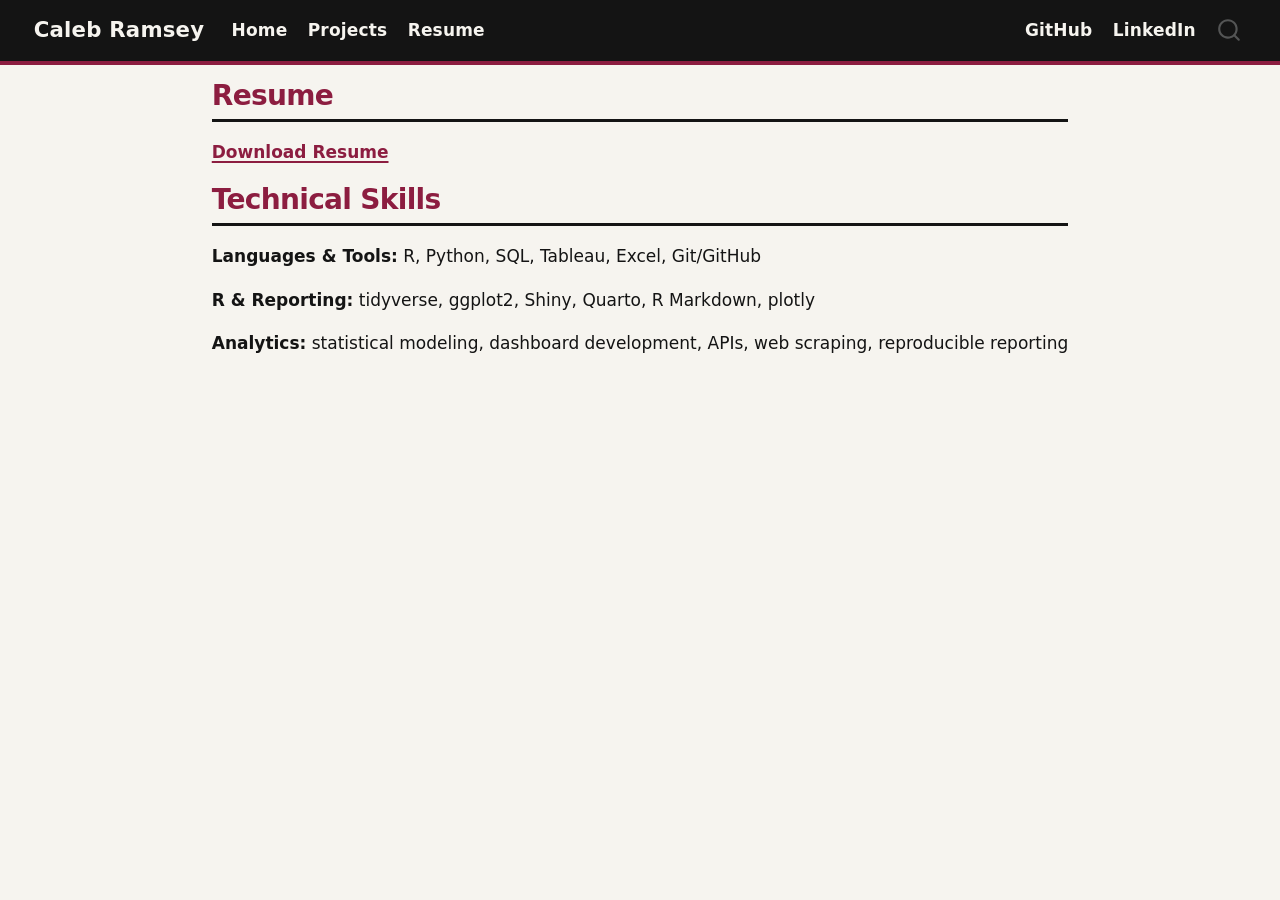
<file: docs/resume.html>
<!DOCTYPE html>
<html xmlns="http://www.w3.org/1999/xhtml" lang="en" xml:lang="en"><head>

<meta charset="utf-8">
<meta name="generator" content="quarto-1.8.24">

<meta name="viewport" content="width=device-width, initial-scale=1.0, user-scalable=yes">


<title>Resume – Caleb Ramsey</title>
<style>
code{white-space: pre-wrap;}
span.smallcaps{font-variant: small-caps;}
div.columns{display: flex; gap: min(4vw, 1.5em);}
div.column{flex: auto; overflow-x: auto;}
div.hanging-indent{margin-left: 1.5em; text-indent: -1.5em;}
ul.task-list{list-style: none;}
ul.task-list li input[type="checkbox"] {
  width: 0.8em;
  margin: 0 0.8em 0.2em -1em; /* quarto-specific, see https://github.com/quarto-dev/quarto-cli/issues/4556 */ 
  vertical-align: middle;
}
</style>


<script src="site_libs/quarto-nav/quarto-nav.js"></script>
<script src="site_libs/quarto-nav/headroom.min.js"></script>
<script src="site_libs/clipboard/clipboard.min.js"></script>
<script src="site_libs/quarto-search/autocomplete.umd.js"></script>
<script src="site_libs/quarto-search/fuse.min.js"></script>
<script src="site_libs/quarto-search/quarto-search.js"></script>
<meta name="quarto:offset" content="./">
<script src="site_libs/quarto-html/quarto.js" type="module"></script>
<script src="site_libs/quarto-html/tabsets/tabsets.js" type="module"></script>
<script src="site_libs/quarto-html/axe/axe-check.js" type="module"></script>
<script src="site_libs/quarto-html/popper.min.js"></script>
<script src="site_libs/quarto-html/tippy.umd.min.js"></script>
<script src="site_libs/quarto-html/anchor.min.js"></script>
<link href="site_libs/quarto-html/tippy.css" rel="stylesheet">
<link href="site_libs/quarto-html/quarto-syntax-highlighting-dc55a5b9e770e841cd82e46aadbfb9b0.css" rel="stylesheet" id="quarto-text-highlighting-styles">
<script src="site_libs/bootstrap/bootstrap.min.js"></script>
<link href="site_libs/bootstrap/bootstrap-icons.css" rel="stylesheet">
<link href="site_libs/bootstrap/bootstrap-e31584831b205ffbb2d98406f31c2a5b.min.css" rel="stylesheet" append-hash="true" id="quarto-bootstrap" data-mode="light">
<script id="quarto-search-options" type="application/json">{
  "location": "navbar",
  "copy-button": false,
  "collapse-after": 3,
  "panel-placement": "end",
  "type": "overlay",
  "limit": 50,
  "keyboard-shortcut": [
    "f",
    "/",
    "s"
  ],
  "show-item-context": false,
  "language": {
    "search-no-results-text": "No results",
    "search-matching-documents-text": "matching documents",
    "search-copy-link-title": "Copy link to search",
    "search-hide-matches-text": "Hide additional matches",
    "search-more-match-text": "more match in this document",
    "search-more-matches-text": "more matches in this document",
    "search-clear-button-title": "Clear",
    "search-text-placeholder": "",
    "search-detached-cancel-button-title": "Cancel",
    "search-submit-button-title": "Submit",
    "search-label": "Search"
  }
}</script>


<link rel="stylesheet" href="styles.css">
</head>

<body class="nav-fixed quarto-light">

<div id="quarto-search-results"></div>
  <header id="quarto-header" class="headroom fixed-top">
    <nav class="navbar navbar-expand-lg " data-bs-theme="dark">
      <div class="navbar-container container-fluid">
      <div class="navbar-brand-container mx-auto">
    <a href="./index.html" class="navbar-brand navbar-brand-logo">
    </a>
    <a class="navbar-brand" href="./index.html">
    <span class="navbar-title">Caleb Ramsey</span>
    </a>
  </div>
            <div id="quarto-search" class="" title="Search"></div>
          <button class="navbar-toggler" type="button" data-bs-toggle="collapse" data-bs-target="#navbarCollapse" aria-controls="navbarCollapse" role="menu" aria-expanded="false" aria-label="Toggle navigation" onclick="if (window.quartoToggleHeadroom) { window.quartoToggleHeadroom(); }">
  <span class="navbar-toggler-icon"></span>
</button>
          <div class="collapse navbar-collapse" id="navbarCollapse">
            <ul class="navbar-nav navbar-nav-scroll me-auto">
  <li class="nav-item">
    <a class="nav-link" href="./index.html"> 
<span class="menu-text">Home</span></a>
  </li>  
  <li class="nav-item">
    <a class="nav-link" href="./projects.html"> 
<span class="menu-text">Projects</span></a>
  </li>  
  <li class="nav-item">
    <a class="nav-link active" href="./resume.html" aria-current="page"> 
<span class="menu-text">Resume</span></a>
  </li>  
</ul>
            <ul class="navbar-nav navbar-nav-scroll ms-auto">
  <li class="nav-item">
    <a class="nav-link" href="https://github.com/CalebRProjects"> 
<span class="menu-text">GitHub</span></a>
  </li>  
  <li class="nav-item">
    <a class="nav-link" href="https://www.linkedin.com/in/caleb-ramsey-analytics"> 
<span class="menu-text">LinkedIn</span></a>
  </li>  
</ul>
          </div> <!-- /navcollapse -->
            <div class="quarto-navbar-tools">
</div>
      </div> <!-- /container-fluid -->
    </nav>
</header>
<!-- content -->
<div id="quarto-content" class="quarto-container page-columns page-rows-contents page-layout-full page-navbar">
<!-- sidebar -->
<!-- margin-sidebar -->
    
<!-- main -->
<main class="content column-page" id="quarto-document-content">

<header id="title-block-header" class="quarto-title-block default">
<div class="quarto-title">
<h1 class="title">Resume</h1>
</div>



<div class="quarto-title-meta column-page">

    
  
    
  </div>
  


</header>


<section id="resume" class="level2">
<h2 class="anchored" data-anchor-id="resume">Resume</h2>
<p><a href="assets/Caleb_Ramsey_Resume.pdf">Download Resume</a></p>
</section>
<section id="technical-skills" class="level2">
<h2 class="anchored" data-anchor-id="technical-skills">Technical Skills</h2>
<p><strong>Languages &amp; Tools:</strong> R, Python, SQL, Tableau, Excel, Git/GitHub</p>
<p><strong>R &amp; Reporting:</strong> tidyverse, ggplot2, Shiny, Quarto, R Markdown, plotly</p>
<p><strong>Analytics:</strong> statistical modeling, dashboard development, APIs, web scraping, reproducible reporting</p>


</section>

</main> <!-- /main -->
<script id="quarto-html-after-body" type="application/javascript">
  window.document.addEventListener("DOMContentLoaded", function (event) {
    const icon = "";
    const anchorJS = new window.AnchorJS();
    anchorJS.options = {
      placement: 'right',
      icon: icon
    };
    anchorJS.add('.anchored');
    const isCodeAnnotation = (el) => {
      for (const clz of el.classList) {
        if (clz.startsWith('code-annotation-')) {                     
          return true;
        }
      }
      return false;
    }
    const onCopySuccess = function(e) {
      // button target
      const button = e.trigger;
      // don't keep focus
      button.blur();
      // flash "checked"
      button.classList.add('code-copy-button-checked');
      var currentTitle = button.getAttribute("title");
      button.setAttribute("title", "Copied!");
      let tooltip;
      if (window.bootstrap) {
        button.setAttribute("data-bs-toggle", "tooltip");
        button.setAttribute("data-bs-placement", "left");
        button.setAttribute("data-bs-title", "Copied!");
        tooltip = new bootstrap.Tooltip(button, 
          { trigger: "manual", 
            customClass: "code-copy-button-tooltip",
            offset: [0, -8]});
        tooltip.show();    
      }
      setTimeout(function() {
        if (tooltip) {
          tooltip.hide();
          button.removeAttribute("data-bs-title");
          button.removeAttribute("data-bs-toggle");
          button.removeAttribute("data-bs-placement");
        }
        button.setAttribute("title", currentTitle);
        button.classList.remove('code-copy-button-checked');
      }, 1000);
      // clear code selection
      e.clearSelection();
    }
    const getTextToCopy = function(trigger) {
      const outerScaffold = trigger.parentElement.cloneNode(true);
      const codeEl = outerScaffold.querySelector('code');
      for (const childEl of codeEl.children) {
        if (isCodeAnnotation(childEl)) {
          childEl.remove();
        }
      }
      return codeEl.innerText;
    }
    const clipboard = new window.ClipboardJS('.code-copy-button:not([data-in-quarto-modal])', {
      text: getTextToCopy
    });
    clipboard.on('success', onCopySuccess);
    if (window.document.getElementById('quarto-embedded-source-code-modal')) {
      const clipboardModal = new window.ClipboardJS('.code-copy-button[data-in-quarto-modal]', {
        text: getTextToCopy,
        container: window.document.getElementById('quarto-embedded-source-code-modal')
      });
      clipboardModal.on('success', onCopySuccess);
    }
      var localhostRegex = new RegExp(/^(?:http|https):\/\/localhost\:?[0-9]*\//);
      var mailtoRegex = new RegExp(/^mailto:/);
        var filterRegex = new RegExp('/' + window.location.host + '/');
      var isInternal = (href) => {
          return filterRegex.test(href) || localhostRegex.test(href) || mailtoRegex.test(href);
      }
      // Inspect non-navigation links and adorn them if external
     var links = window.document.querySelectorAll('a[href]:not(.nav-link):not(.navbar-brand):not(.toc-action):not(.sidebar-link):not(.sidebar-item-toggle):not(.pagination-link):not(.no-external):not([aria-hidden]):not(.dropdown-item):not(.quarto-navigation-tool):not(.about-link)');
      for (var i=0; i<links.length; i++) {
        const link = links[i];
        if (!isInternal(link.href)) {
          // undo the damage that might have been done by quarto-nav.js in the case of
          // links that we want to consider external
          if (link.dataset.originalHref !== undefined) {
            link.href = link.dataset.originalHref;
          }
        }
      }
    function tippyHover(el, contentFn, onTriggerFn, onUntriggerFn) {
      const config = {
        allowHTML: true,
        maxWidth: 500,
        delay: 100,
        arrow: false,
        appendTo: function(el) {
            return el.parentElement;
        },
        interactive: true,
        interactiveBorder: 10,
        theme: 'quarto',
        placement: 'bottom-start',
      };
      if (contentFn) {
        config.content = contentFn;
      }
      if (onTriggerFn) {
        config.onTrigger = onTriggerFn;
      }
      if (onUntriggerFn) {
        config.onUntrigger = onUntriggerFn;
      }
      window.tippy(el, config); 
    }
    const noterefs = window.document.querySelectorAll('a[role="doc-noteref"]');
    for (var i=0; i<noterefs.length; i++) {
      const ref = noterefs[i];
      tippyHover(ref, function() {
        // use id or data attribute instead here
        let href = ref.getAttribute('data-footnote-href') || ref.getAttribute('href');
        try { href = new URL(href).hash; } catch {}
        const id = href.replace(/^#\/?/, "");
        const note = window.document.getElementById(id);
        if (note) {
          return note.innerHTML;
        } else {
          return "";
        }
      });
    }
    const xrefs = window.document.querySelectorAll('a.quarto-xref');
    const processXRef = (id, note) => {
      // Strip column container classes
      const stripColumnClz = (el) => {
        el.classList.remove("page-full", "page-columns");
        if (el.children) {
          for (const child of el.children) {
            stripColumnClz(child);
          }
        }
      }
      stripColumnClz(note)
      if (id === null || id.startsWith('sec-')) {
        // Special case sections, only their first couple elements
        const container = document.createElement("div");
        if (note.children && note.children.length > 2) {
          container.appendChild(note.children[0].cloneNode(true));
          for (let i = 1; i < note.children.length; i++) {
            const child = note.children[i];
            if (child.tagName === "P" && child.innerText === "") {
              continue;
            } else {
              container.appendChild(child.cloneNode(true));
              break;
            }
          }
          if (window.Quarto?.typesetMath) {
            window.Quarto.typesetMath(container);
          }
          return container.innerHTML
        } else {
          if (window.Quarto?.typesetMath) {
            window.Quarto.typesetMath(note);
          }
          return note.innerHTML;
        }
      } else {
        // Remove any anchor links if they are present
        const anchorLink = note.querySelector('a.anchorjs-link');
        if (anchorLink) {
          anchorLink.remove();
        }
        if (window.Quarto?.typesetMath) {
          window.Quarto.typesetMath(note);
        }
        if (note.classList.contains("callout")) {
          return note.outerHTML;
        } else {
          return note.innerHTML;
        }
      }
    }
    for (var i=0; i<xrefs.length; i++) {
      const xref = xrefs[i];
      tippyHover(xref, undefined, function(instance) {
        instance.disable();
        let url = xref.getAttribute('href');
        let hash = undefined; 
        if (url.startsWith('#')) {
          hash = url;
        } else {
          try { hash = new URL(url).hash; } catch {}
        }
        if (hash) {
          const id = hash.replace(/^#\/?/, "");
          const note = window.document.getElementById(id);
          if (note !== null) {
            try {
              const html = processXRef(id, note.cloneNode(true));
              instance.setContent(html);
            } finally {
              instance.enable();
              instance.show();
            }
          } else {
            // See if we can fetch this
            fetch(url.split('#')[0])
            .then(res => res.text())
            .then(html => {
              const parser = new DOMParser();
              const htmlDoc = parser.parseFromString(html, "text/html");
              const note = htmlDoc.getElementById(id);
              if (note !== null) {
                const html = processXRef(id, note);
                instance.setContent(html);
              } 
            }).finally(() => {
              instance.enable();
              instance.show();
            });
          }
        } else {
          // See if we can fetch a full url (with no hash to target)
          // This is a special case and we should probably do some content thinning / targeting
          fetch(url)
          .then(res => res.text())
          .then(html => {
            const parser = new DOMParser();
            const htmlDoc = parser.parseFromString(html, "text/html");
            const note = htmlDoc.querySelector('main.content');
            if (note !== null) {
              // This should only happen for chapter cross references
              // (since there is no id in the URL)
              // remove the first header
              if (note.children.length > 0 && note.children[0].tagName === "HEADER") {
                note.children[0].remove();
              }
              const html = processXRef(null, note);
              instance.setContent(html);
            } 
          }).finally(() => {
            instance.enable();
            instance.show();
          });
        }
      }, function(instance) {
      });
    }
        let selectedAnnoteEl;
        const selectorForAnnotation = ( cell, annotation) => {
          let cellAttr = 'data-code-cell="' + cell + '"';
          let lineAttr = 'data-code-annotation="' +  annotation + '"';
          const selector = 'span[' + cellAttr + '][' + lineAttr + ']';
          return selector;
        }
        const selectCodeLines = (annoteEl) => {
          const doc = window.document;
          const targetCell = annoteEl.getAttribute("data-target-cell");
          const targetAnnotation = annoteEl.getAttribute("data-target-annotation");
          const annoteSpan = window.document.querySelector(selectorForAnnotation(targetCell, targetAnnotation));
          const lines = annoteSpan.getAttribute("data-code-lines").split(",");
          const lineIds = lines.map((line) => {
            return targetCell + "-" + line;
          })
          let top = null;
          let height = null;
          let parent = null;
          if (lineIds.length > 0) {
              //compute the position of the single el (top and bottom and make a div)
              const el = window.document.getElementById(lineIds[0]);
              top = el.offsetTop;
              height = el.offsetHeight;
              parent = el.parentElement.parentElement;
            if (lineIds.length > 1) {
              const lastEl = window.document.getElementById(lineIds[lineIds.length - 1]);
              const bottom = lastEl.offsetTop + lastEl.offsetHeight;
              height = bottom - top;
            }
            if (top !== null && height !== null && parent !== null) {
              // cook up a div (if necessary) and position it 
              let div = window.document.getElementById("code-annotation-line-highlight");
              if (div === null) {
                div = window.document.createElement("div");
                div.setAttribute("id", "code-annotation-line-highlight");
                div.style.position = 'absolute';
                parent.appendChild(div);
              }
              div.style.top = top - 2 + "px";
              div.style.height = height + 4 + "px";
              div.style.left = 0;
              let gutterDiv = window.document.getElementById("code-annotation-line-highlight-gutter");
              if (gutterDiv === null) {
                gutterDiv = window.document.createElement("div");
                gutterDiv.setAttribute("id", "code-annotation-line-highlight-gutter");
                gutterDiv.style.position = 'absolute';
                const codeCell = window.document.getElementById(targetCell);
                const gutter = codeCell.querySelector('.code-annotation-gutter');
                gutter.appendChild(gutterDiv);
              }
              gutterDiv.style.top = top - 2 + "px";
              gutterDiv.style.height = height + 4 + "px";
            }
            selectedAnnoteEl = annoteEl;
          }
        };
        const unselectCodeLines = () => {
          const elementsIds = ["code-annotation-line-highlight", "code-annotation-line-highlight-gutter"];
          elementsIds.forEach((elId) => {
            const div = window.document.getElementById(elId);
            if (div) {
              div.remove();
            }
          });
          selectedAnnoteEl = undefined;
        };
          // Handle positioning of the toggle
      window.addEventListener(
        "resize",
        throttle(() => {
          elRect = undefined;
          if (selectedAnnoteEl) {
            selectCodeLines(selectedAnnoteEl);
          }
        }, 10)
      );
      function throttle(fn, ms) {
      let throttle = false;
      let timer;
        return (...args) => {
          if(!throttle) { // first call gets through
              fn.apply(this, args);
              throttle = true;
          } else { // all the others get throttled
              if(timer) clearTimeout(timer); // cancel #2
              timer = setTimeout(() => {
                fn.apply(this, args);
                timer = throttle = false;
              }, ms);
          }
        };
      }
        // Attach click handler to the DT
        const annoteDls = window.document.querySelectorAll('dt[data-target-cell]');
        for (const annoteDlNode of annoteDls) {
          annoteDlNode.addEventListener('click', (event) => {
            const clickedEl = event.target;
            if (clickedEl !== selectedAnnoteEl) {
              unselectCodeLines();
              const activeEl = window.document.querySelector('dt[data-target-cell].code-annotation-active');
              if (activeEl) {
                activeEl.classList.remove('code-annotation-active');
              }
              selectCodeLines(clickedEl);
              clickedEl.classList.add('code-annotation-active');
            } else {
              // Unselect the line
              unselectCodeLines();
              clickedEl.classList.remove('code-annotation-active');
            }
          });
        }
    const findCites = (el) => {
      const parentEl = el.parentElement;
      if (parentEl) {
        const cites = parentEl.dataset.cites;
        if (cites) {
          return {
            el,
            cites: cites.split(' ')
          };
        } else {
          return findCites(el.parentElement)
        }
      } else {
        return undefined;
      }
    };
    var bibliorefs = window.document.querySelectorAll('a[role="doc-biblioref"]');
    for (var i=0; i<bibliorefs.length; i++) {
      const ref = bibliorefs[i];
      const citeInfo = findCites(ref);
      if (citeInfo) {
        tippyHover(citeInfo.el, function() {
          var popup = window.document.createElement('div');
          citeInfo.cites.forEach(function(cite) {
            var citeDiv = window.document.createElement('div');
            citeDiv.classList.add('hanging-indent');
            citeDiv.classList.add('csl-entry');
            var biblioDiv = window.document.getElementById('ref-' + cite);
            if (biblioDiv) {
              citeDiv.innerHTML = biblioDiv.innerHTML;
            }
            popup.appendChild(citeDiv);
          });
          return popup.innerHTML;
        });
      }
    }
  });
  </script>
</div> <!-- /content -->




</body></html>
</file>
<file: docs/site_libs/quarto-html/tippy.css>
.tippy-box[data-animation=fade][data-state=hidden]{opacity:0}[data-tippy-root]{max-width:calc(100vw - 10px)}.tippy-box{position:relative;background-color:#333;color:#fff;border-radius:4px;font-size:14px;line-height:1.4;white-space:normal;outline:0;transition-property:transform,visibility,opacity}.tippy-box[data-placement^=top]>.tippy-arrow{bottom:0}.tippy-box[data-placement^=top]>.tippy-arrow:before{bottom:-7px;left:0;border-width:8px 8px 0;border-top-color:initial;transform-origin:center top}.tippy-box[data-placement^=bottom]>.tippy-arrow{top:0}.tippy-box[data-placement^=bottom]>.tippy-arrow:before{top:-7px;left:0;border-width:0 8px 8px;border-bottom-color:initial;transform-origin:center bottom}.tippy-box[data-placement^=left]>.tippy-arrow{right:0}.tippy-box[data-placement^=left]>.tippy-arrow:before{border-width:8px 0 8px 8px;border-left-color:initial;right:-7px;transform-origin:center left}.tippy-box[data-placement^=right]>.tippy-arrow{left:0}.tippy-box[data-placement^=right]>.tippy-arrow:before{left:-7px;border-width:8px 8px 8px 0;border-right-color:initial;transform-origin:center right}.tippy-box[data-inertia][data-state=visible]{transition-timing-function:cubic-bezier(.54,1.5,.38,1.11)}.tippy-arrow{width:16px;height:16px;color:#333}.tippy-arrow:before{content:"";position:absolute;border-color:transparent;border-style:solid}.tippy-content{position:relative;padding:5px 9px;z-index:1}
</file>
<file: docs/site_libs/quarto-html/quarto-syntax-highlighting-dc55a5b9e770e841cd82e46aadbfb9b0.css>
/* quarto syntax highlight colors */
:root {
  --quarto-hl-ot-color: #003B4F;
  --quarto-hl-at-color: #657422;
  --quarto-hl-ss-color: #20794D;
  --quarto-hl-an-color: #5E5E5E;
  --quarto-hl-fu-color: #4758AB;
  --quarto-hl-st-color: #20794D;
  --quarto-hl-cf-color: #003B4F;
  --quarto-hl-op-color: #5E5E5E;
  --quarto-hl-er-color: #AD0000;
  --quarto-hl-bn-color: #AD0000;
  --quarto-hl-al-color: #AD0000;
  --quarto-hl-va-color: #111111;
  --quarto-hl-bu-color: inherit;
  --quarto-hl-ex-color: inherit;
  --quarto-hl-pp-color: #AD0000;
  --quarto-hl-in-color: #5E5E5E;
  --quarto-hl-vs-color: #20794D;
  --quarto-hl-wa-color: #5E5E5E;
  --quarto-hl-do-color: #5E5E5E;
  --quarto-hl-im-color: #00769E;
  --quarto-hl-ch-color: #20794D;
  --quarto-hl-dt-color: #AD0000;
  --quarto-hl-fl-color: #AD0000;
  --quarto-hl-co-color: #5E5E5E;
  --quarto-hl-cv-color: #5E5E5E;
  --quarto-hl-cn-color: #8f5902;
  --quarto-hl-sc-color: #5E5E5E;
  --quarto-hl-dv-color: #AD0000;
  --quarto-hl-kw-color: #003B4F;
}

/* other quarto variables */
:root {
  --quarto-font-monospace: SFMono-Regular, Menlo, Monaco, Consolas, "Liberation Mono", "Courier New", monospace;
}

/* syntax highlight based on Pandoc's rules */
pre > code.sourceCode > span {
  color: #003B4F;
}

code.sourceCode > span {
  color: #003B4F;
}

div.sourceCode,
div.sourceCode pre.sourceCode {
  color: #003B4F;
}

/* Normal */
code span {
  color: #003B4F;
}

/* Alert */
code span.al {
  color: #AD0000;
  font-style: inherit;
}

/* Annotation */
code span.an {
  color: #5E5E5E;
  font-style: inherit;
}

/* Attribute */
code span.at {
  color: #657422;
  font-style: inherit;
}

/* BaseN */
code span.bn {
  color: #AD0000;
  font-style: inherit;
}

/* BuiltIn */
code span.bu {
  font-style: inherit;
}

/* ControlFlow */
code span.cf {
  color: #003B4F;
  font-weight: bold;
  font-style: inherit;
}

/* Char */
code span.ch {
  color: #20794D;
  font-style: inherit;
}

/* Constant */
code span.cn {
  color: #8f5902;
  font-style: inherit;
}

/* Comment */
code span.co {
  color: #5E5E5E;
  font-style: inherit;
}

/* CommentVar */
code span.cv {
  color: #5E5E5E;
  font-style: italic;
}

/* Documentation */
code span.do {
  color: #5E5E5E;
  font-style: italic;
}

/* DataType */
code span.dt {
  color: #AD0000;
  font-style: inherit;
}

/* DecVal */
code span.dv {
  color: #AD0000;
  font-style: inherit;
}

/* Error */
code span.er {
  color: #AD0000;
  font-style: inherit;
}

/* Extension */
code span.ex {
  font-style: inherit;
}

/* Float */
code span.fl {
  color: #AD0000;
  font-style: inherit;
}

/* Function */
code span.fu {
  color: #4758AB;
  font-style: inherit;
}

/* Import */
code span.im {
  color: #00769E;
  font-style: inherit;
}

/* Information */
code span.in {
  color: #5E5E5E;
  font-style: inherit;
}

/* Keyword */
code span.kw {
  color: #003B4F;
  font-weight: bold;
  font-style: inherit;
}

/* Operator */
code span.op {
  color: #5E5E5E;
  font-style: inherit;
}

/* Other */
code span.ot {
  color: #003B4F;
  font-style: inherit;
}

/* Preprocessor */
code span.pp {
  color: #AD0000;
  font-style: inherit;
}

/* SpecialChar */
code span.sc {
  color: #5E5E5E;
  font-style: inherit;
}

/* SpecialString */
code span.ss {
  color: #20794D;
  font-style: inherit;
}

/* String */
code span.st {
  color: #20794D;
  font-style: inherit;
}

/* Variable */
code span.va {
  color: #111111;
  font-style: inherit;
}

/* VerbatimString */
code span.vs {
  color: #20794D;
  font-style: inherit;
}

/* Warning */
code span.wa {
  color: #5E5E5E;
  font-style: italic;
}

.prevent-inlining {
  content: "</";
}

/*# sourceMappingURL=21f0b8dca5c347bd0a806dc2ce2adfe3.css.map */
</file>
<file: docs/styles.css>
/* ---------- Base ---------- */

body {
  background-color: #f6f4ef;
  color: #141414;
  font-family: Inter, system-ui, -apple-system, BlinkMacSystemFont, "Segoe UI", sans-serif;
}

.navbar {
  background-color: #141414;
  border-bottom: 4px solid #8C1D40;
}

.navbar-title,
.navbar-nav .nav-link {
  color: #f6f4ef !important;
  font-weight: 800;
  letter-spacing: 0.01em;
}

.navbar-nav .nav-link:hover {
  color: #E87722 !important;
}

h1, h2, h3 {
  color: #8C1D40;
  font-weight: 800;
}

strong {
  font-weight: 800;
}

h1 {
  font-size: 3rem;
  letter-spacing: -0.045em;
}

h2 {
  margin-top: 3rem;
  border-bottom: 3px solid #141414;
  padding-bottom: 0.4rem;
  letter-spacing: -0.025em;
}

h3 {
  letter-spacing: -0.02em;
}

p {
  line-height: 1.55;
}

a {
  color: #8C1D40;
  font-weight: 800;
  text-decoration-thickness: 2px;
  text-underline-offset: 3px;
}

a:hover {
  color: #E87722;
}

/* ---------- Layout ---------- */

.quarto-title-block {
  display: none;
}

main.content {
  max-width: 1250px;
  margin: 0 auto;
  padding-top: 2rem;
}

/* ---------- Hero ---------- */

.hero {
  padding: 4rem 2.25rem;
  background:
    linear-gradient(135deg, rgba(140, 29, 64, 0.20), transparent 38%),
    #141414;
  color: #f6f4ef;
  border-radius: 6px;
  border: 1px solid #2a2a2a;
  border-left: 8px solid #8C1D40;
  margin-bottom: 2.25rem;
}

.hero h1 {
  color: #f6f4ef;
  font-size: 4.25rem;
  line-height: 0.95;
  margin-bottom: 1rem;
  letter-spacing: -0.06em;
}

.hero .subtitle {
  font-size: 1.28rem;
  max-width: 880px;
  color: #dedad3;
  line-height: 1.55;
}

.hero .tagline {
  color: #E87722;
  font-weight: 900;
  text-transform: uppercase;
  letter-spacing: 0.10em;
  font-size: 0.78rem;
  margin-bottom: 1rem;
}

/* ---------- Cards ---------- */

.project-grid {
  display: grid;
  grid-template-columns: repeat(2, minmax(0, 1fr));
  gap: 1.1rem;
  margin-top: 2rem;
}

.project-card {
  background: #18120a;
  border: 1px solid #5a4630;
  border-top: 5px solid #8C1D40;
  border-radius: 6px;
  padding: 1.1rem;
  box-shadow: none;
  transition: transform 0.15s ease, border-color 0.15s ease;
}

.project-card:hover {
  transform: translateY(-2px);
  border-color: #8C1D40;
}

.project-card h3 {
  margin-top: 0.9rem;
  margin-bottom: 0.55rem;
  color: #E06A9A;
  font-size: 1.35rem;
}

.project-card p {
  color: #dedad3;
  margin-bottom: 1rem;
}

.project-card a {
  display: inline-block;
  margin-top: 0.35rem;
  font-size: 0.95rem;
  text-transform: uppercase;
  letter-spacing: 0.04em;
}

.project-label {
  color: #E87722;
  font-size: 0.72rem;
  font-weight: 900;
  text-transform: uppercase;
  letter-spacing: 0.10em;
  margin-top: 0.75rem;
  margin-bottom: 0.35rem;
}

/* ---------- Images ---------- */

img {
  border-radius: 4px;
  box-shadow: none;
  border: 1px solid #cfc8bd;
  margin-top: 1rem;
  margin-bottom: 0.35rem;
}

.project-card img {
  width: 100%;
  max-height: 230px;
  object-fit: contain;
  object-position: center;
  background: #f6f4ef;
  margin-top: 0;
  margin-bottom: 0.75rem;
  border-radius: 3px;
  border: 1px solid #cfc8bd;
}

em {
  color: #555;
  font-size: 0.92rem;
}

/* ---------- Project Pages ---------- */

main.content > p,
main.content > ul,
main.content > ol {
  max-width: 850px;
}

/* ---------- Project Page Sections ---------- */

main.content h2 {
  margin-top: 3.5rem;
}

main.content h2:first-of-type {
  margin-top: 1rem;
}

main.content h3 {
  margin-top: 2rem;
}

main.content img + em {
  display: block;
  margin-bottom: 1.25rem;
}

main.content img {
  max-width: 100%;
}

/* ---------- Mobile ---------- */

@media (max-width: 800px) {
  main.content {
    padding-left: 1rem;
    padding-right: 1rem;
  }

  .hero {
    padding: 3rem 1.35rem;
    border-left-width: 6px;
  }

  .hero h1 {
    font-size: 2.85rem;
  }

  .hero .subtitle {
    font-size: 1.08rem;
  }

  .project-grid {
    grid-template-columns: 1fr;
  }
}
</file>
